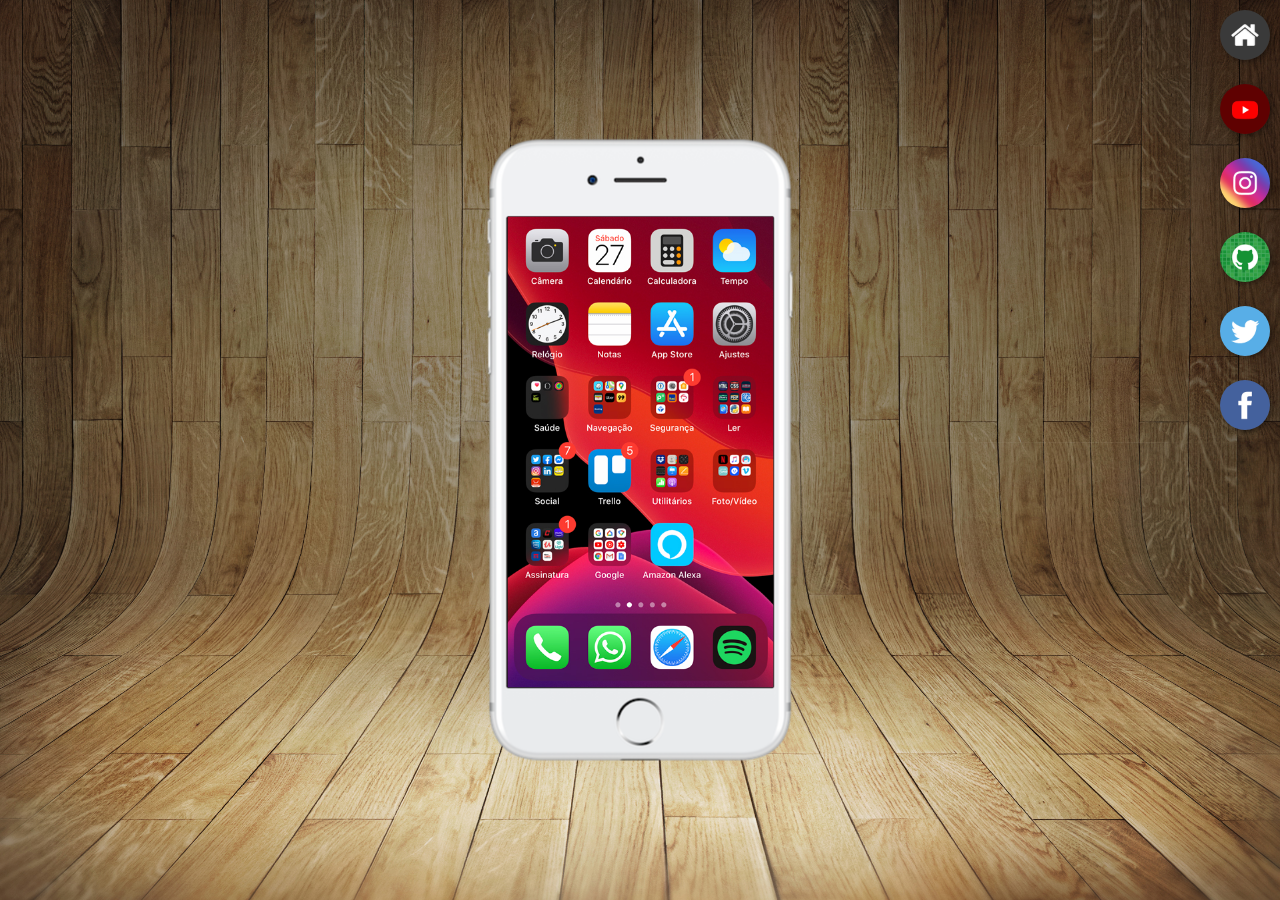
<file: index.html>
<!DOCTYPE html>
<html lang="pt-br">
<head>
    <meta charset="UTF-8">
    <meta http-equiv="X-UA-Compatible" content="IE=edge">
    <meta name="viewport" content="width=device-width, initial-scale=1.0">
    <title>Projeto Redes Sociais</title>
    <link rel="shortcut icon" href="favicon.ico" type="image/x-icon">
    <link rel="stylesheet" href="estilos/style.css">
</head>
<body>
    <main>
        <section id="telefone">
            <iframe src="home.html" frameborder="0" name="tela" id="tela"></iframe>
        </section>
        <section id="redes-sociais">
            <a href="home.html" target="tela"><img src="imagens/logo-home.jpg" alt="Home"></a><br>
            <a href="youtube.html" target="tela"><img src="imagens/logo-youtube.jpg" alt="Youtube"></a><br>
            <a href="instagram.html" target="tela"><img src="imagens/logo-instagram.jpg" alt="Instagram"> </a><br>
            <a href="github.html" target="tela"><img src="imagens/logo-github.jpg" alt="GitHub"></a><br>
            <a href="twitter.html" target="tela"><img src="imagens/logo-twitter.jpg" alt="Twitter"></a><br>
            <a href="facebook.html" target="tela"><img src="imagens/logo-facebook.jpg " alt="Facebook"></a><br>
        </section>
    </main>
</body>
</html>
</file>
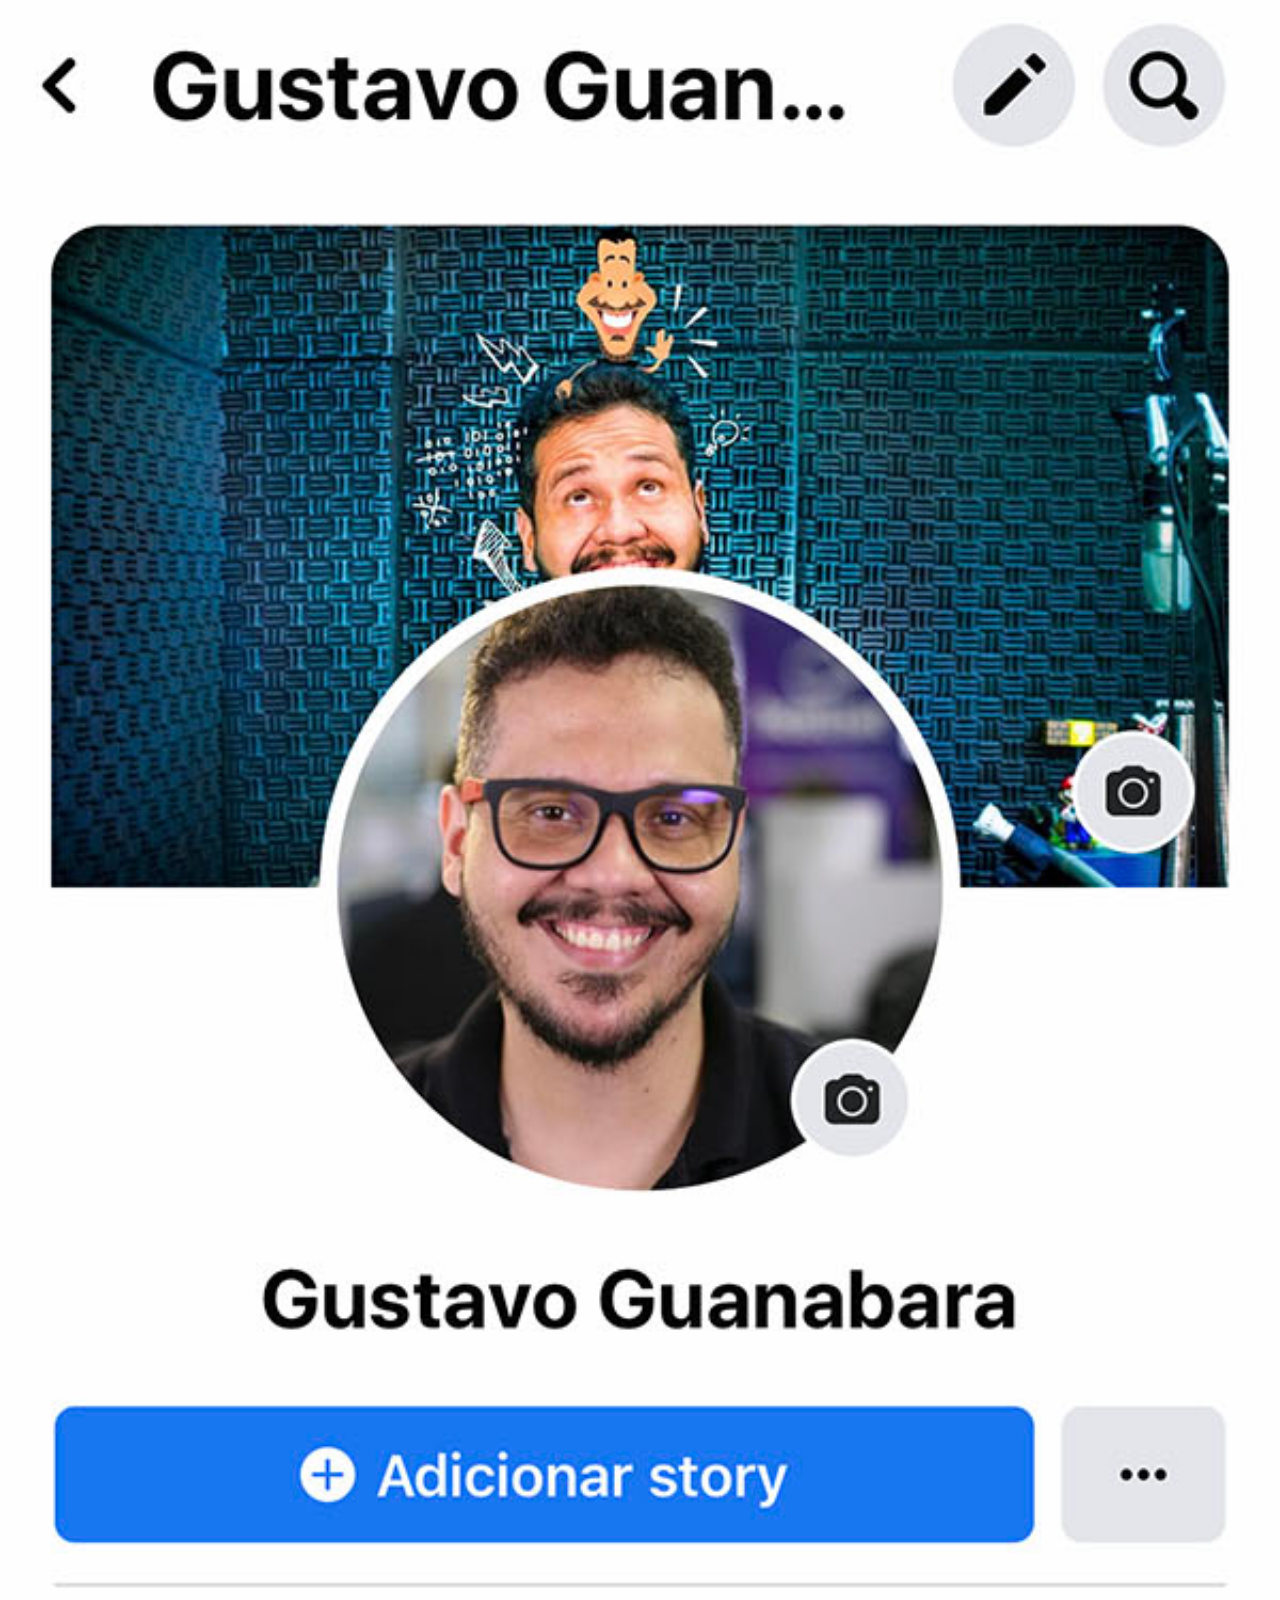
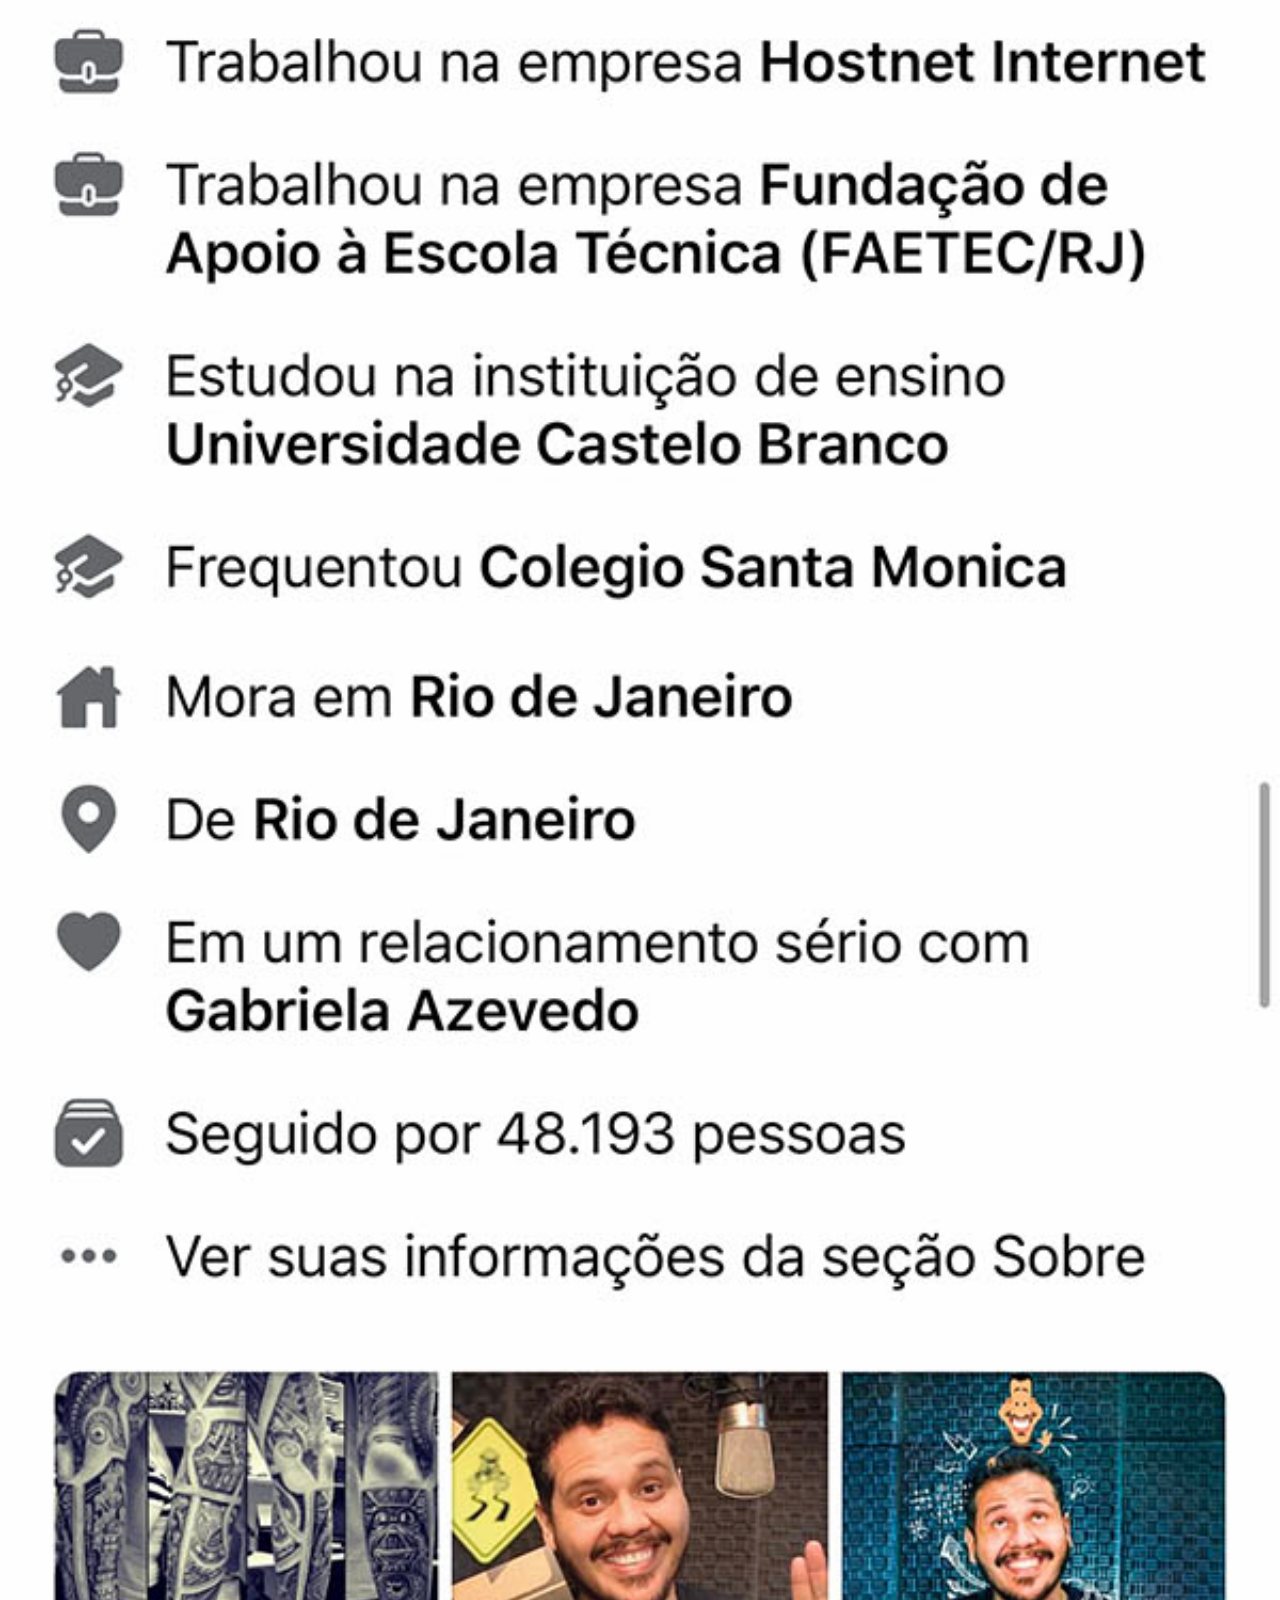
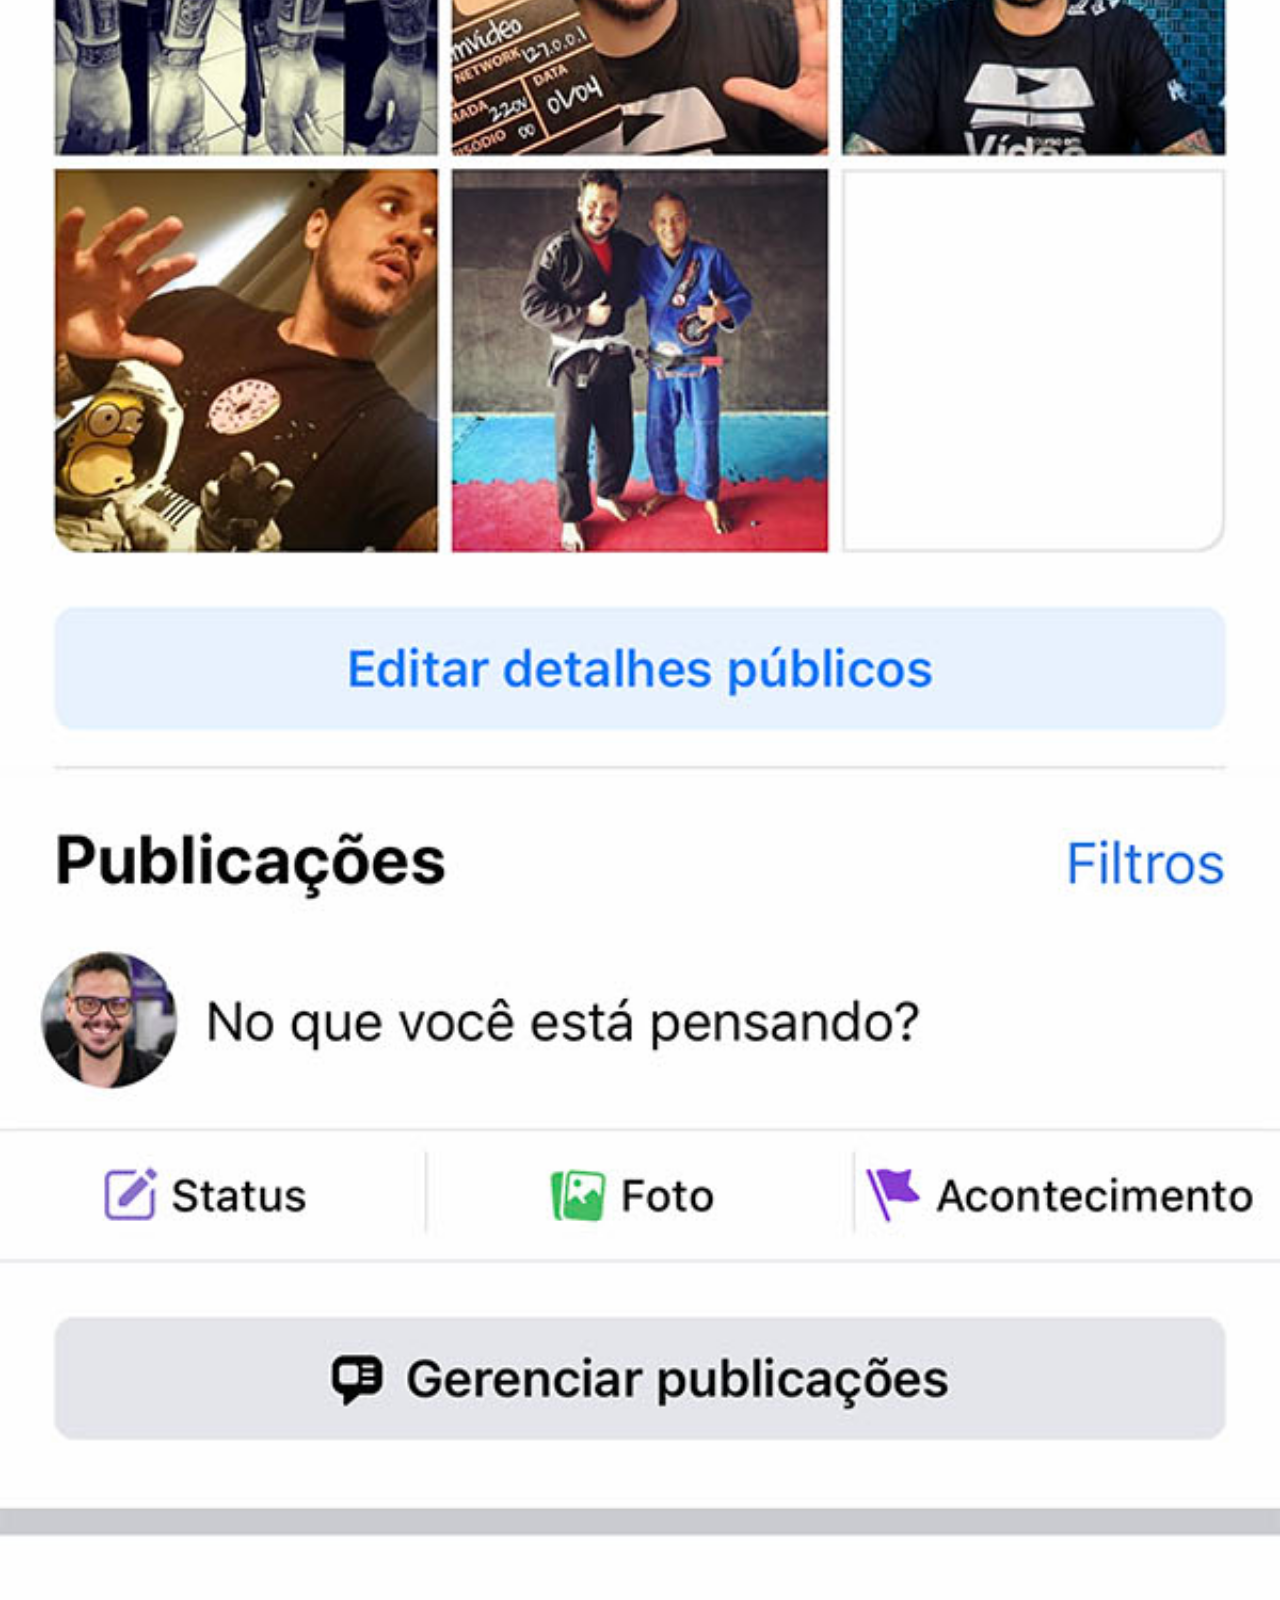
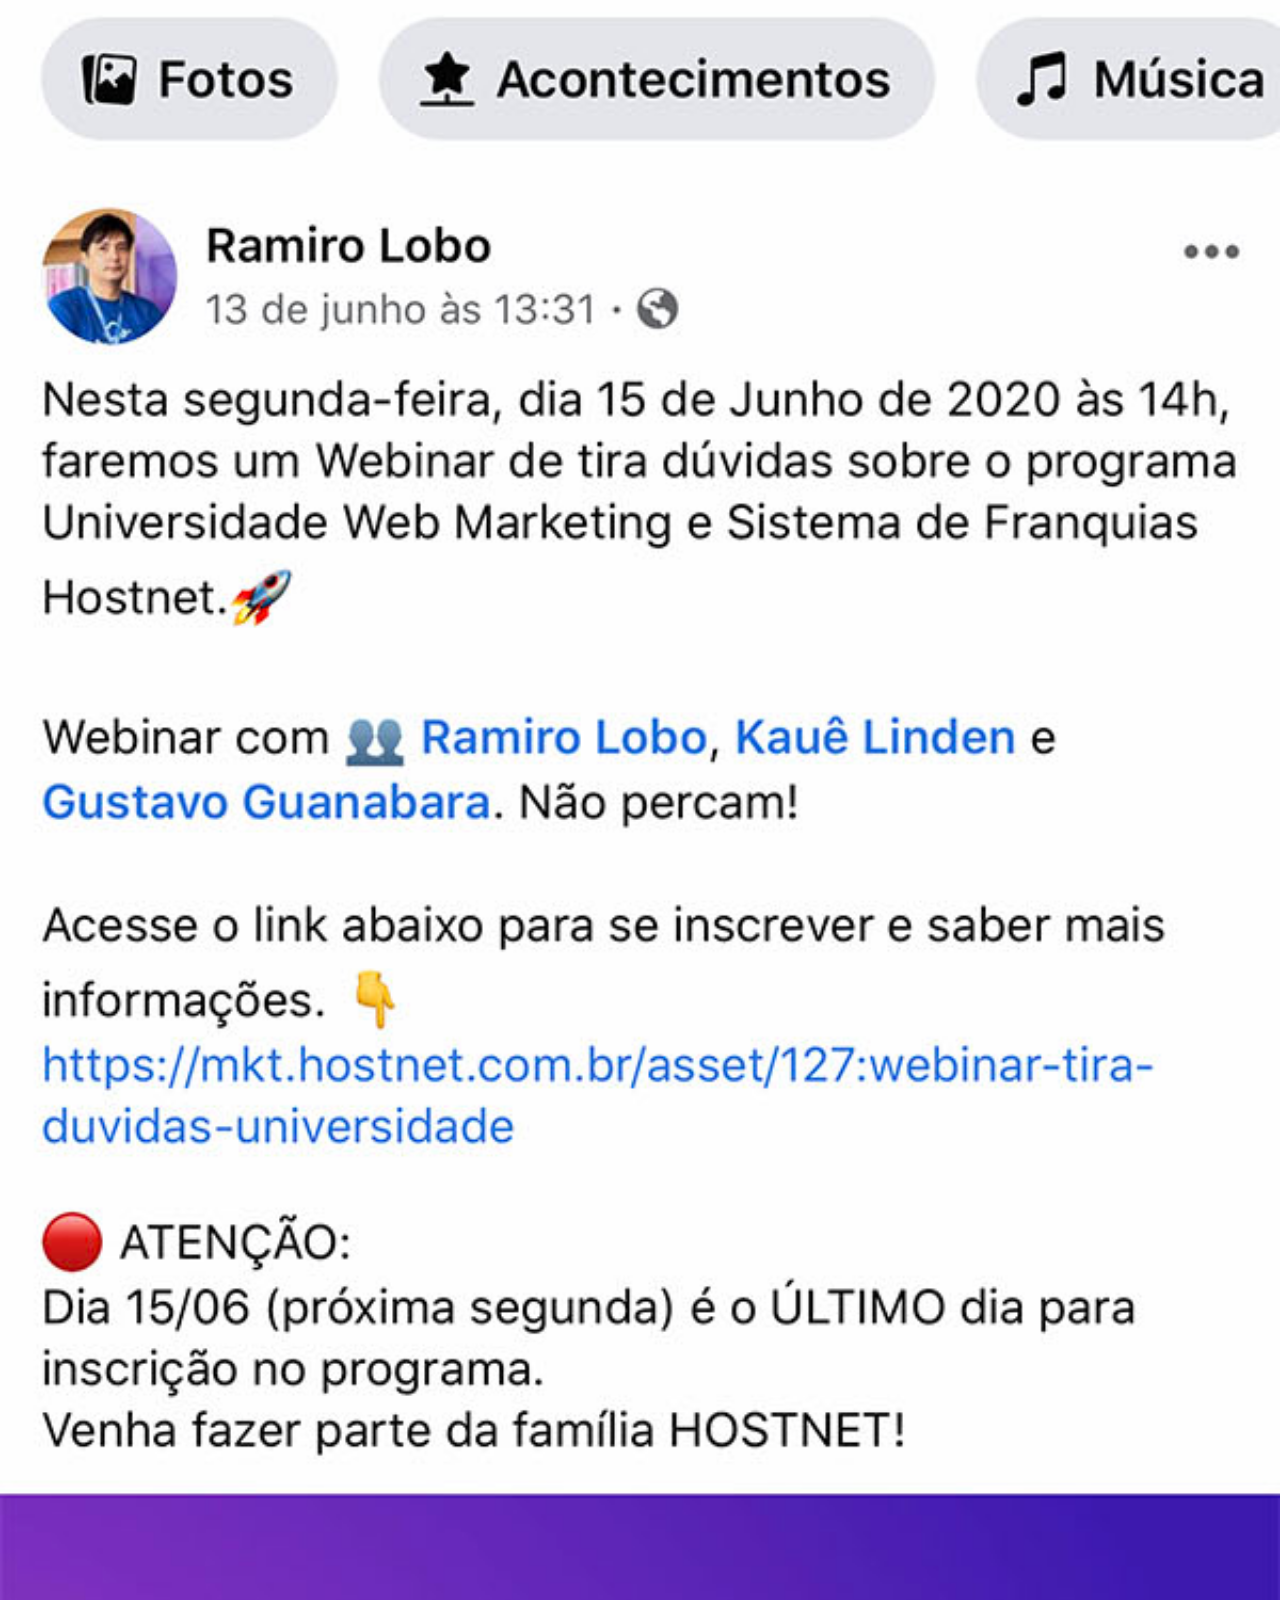
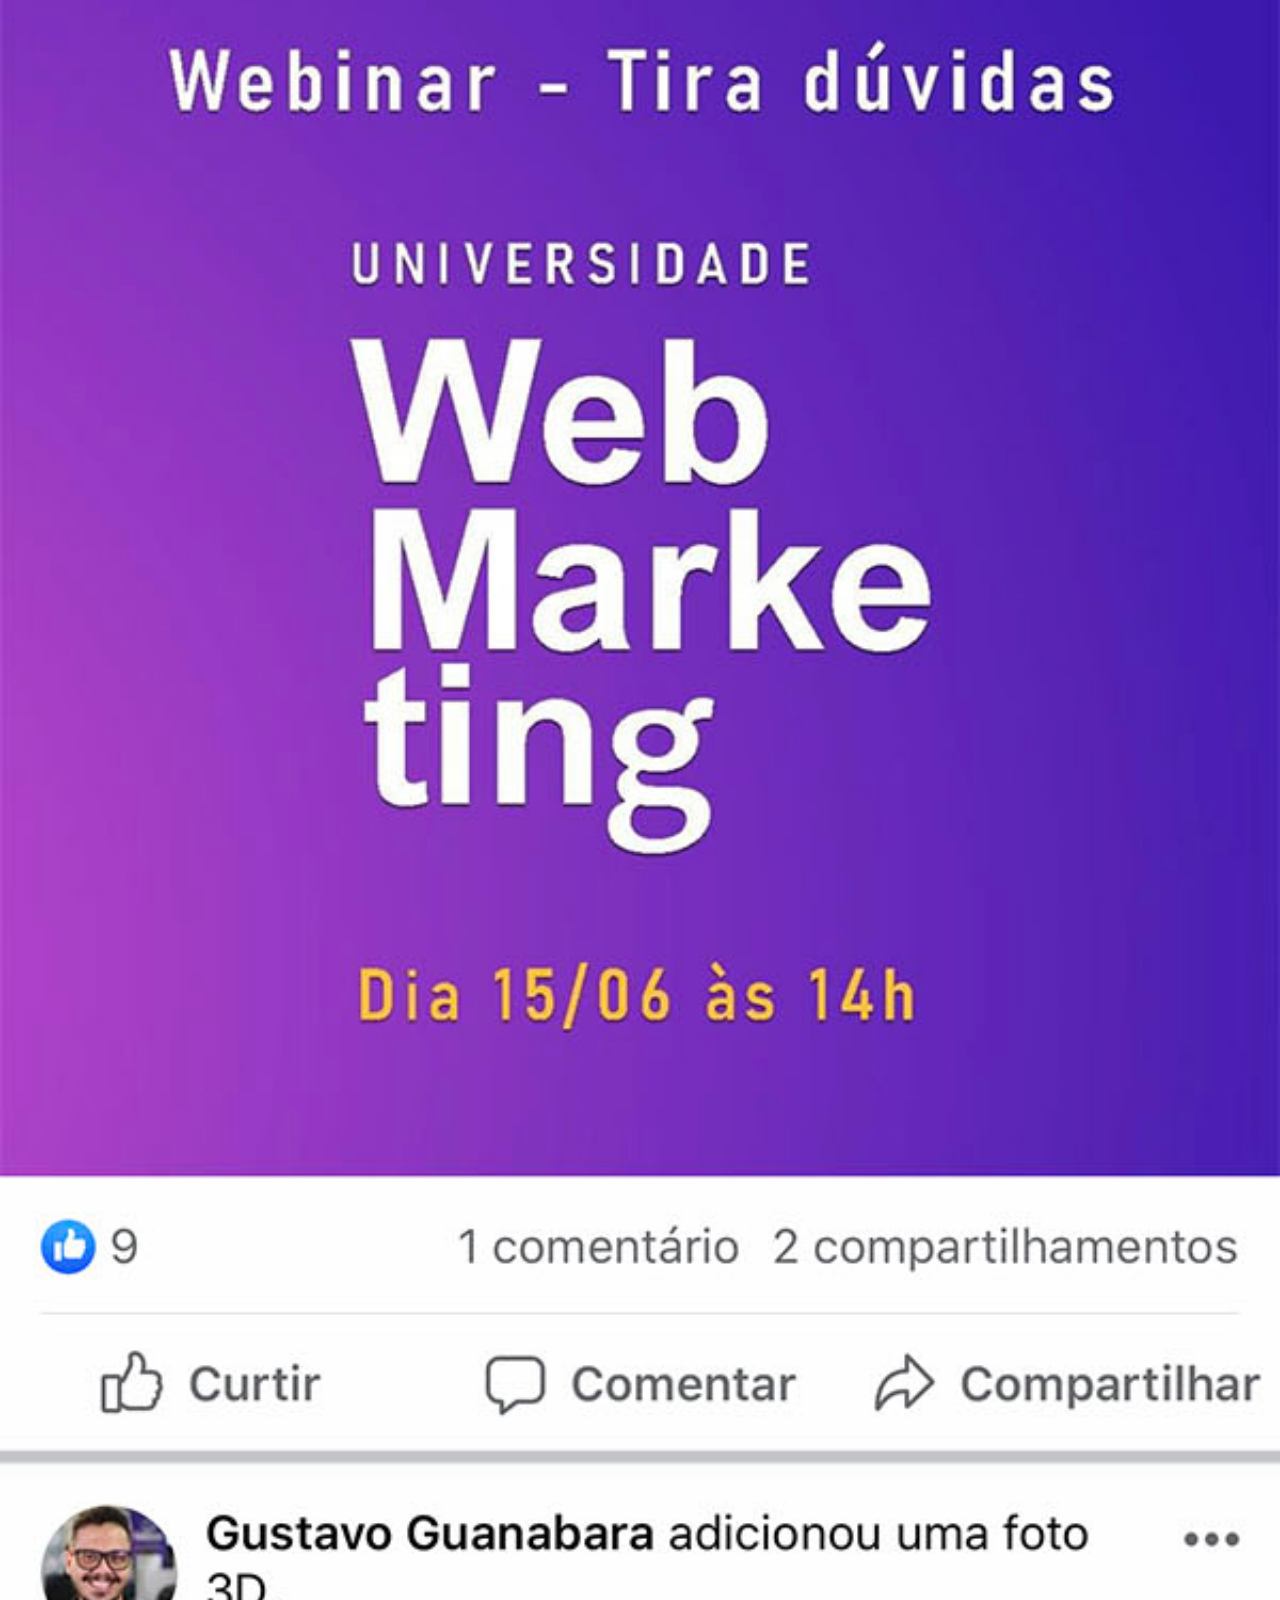
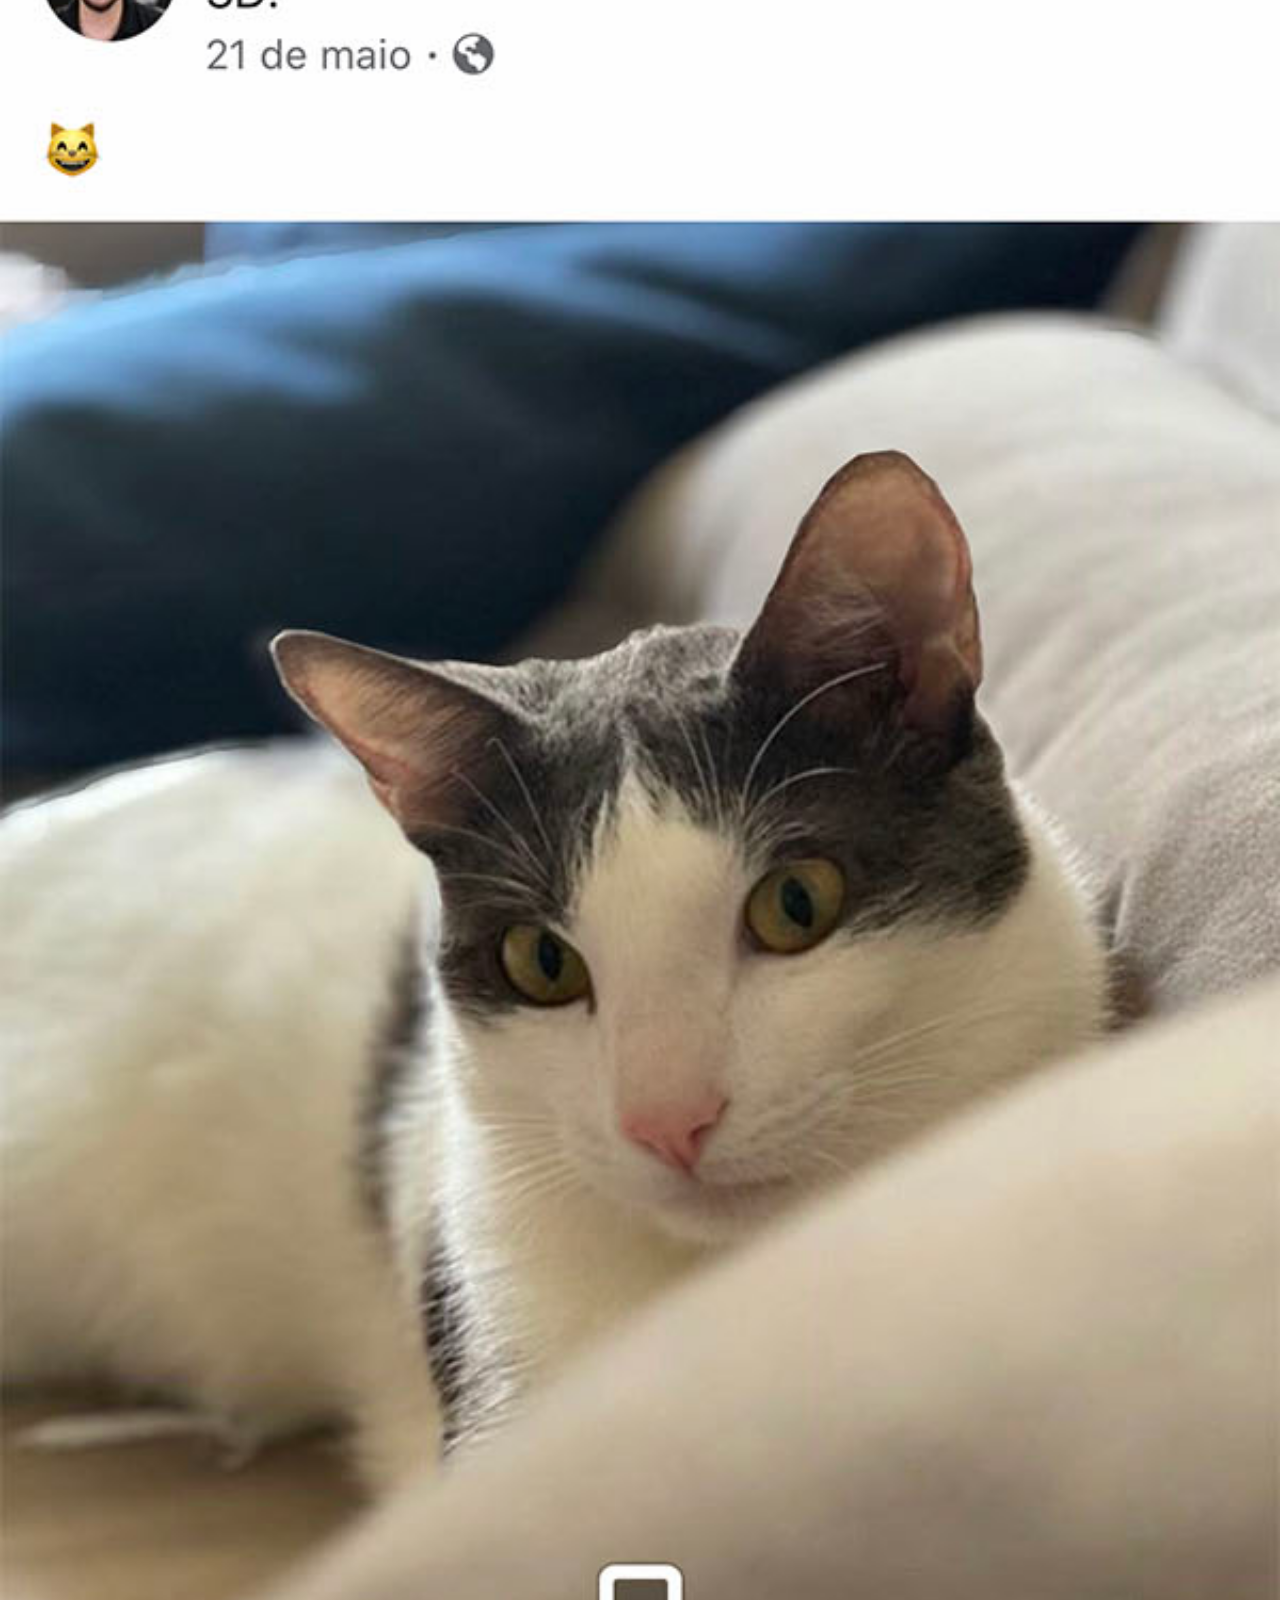
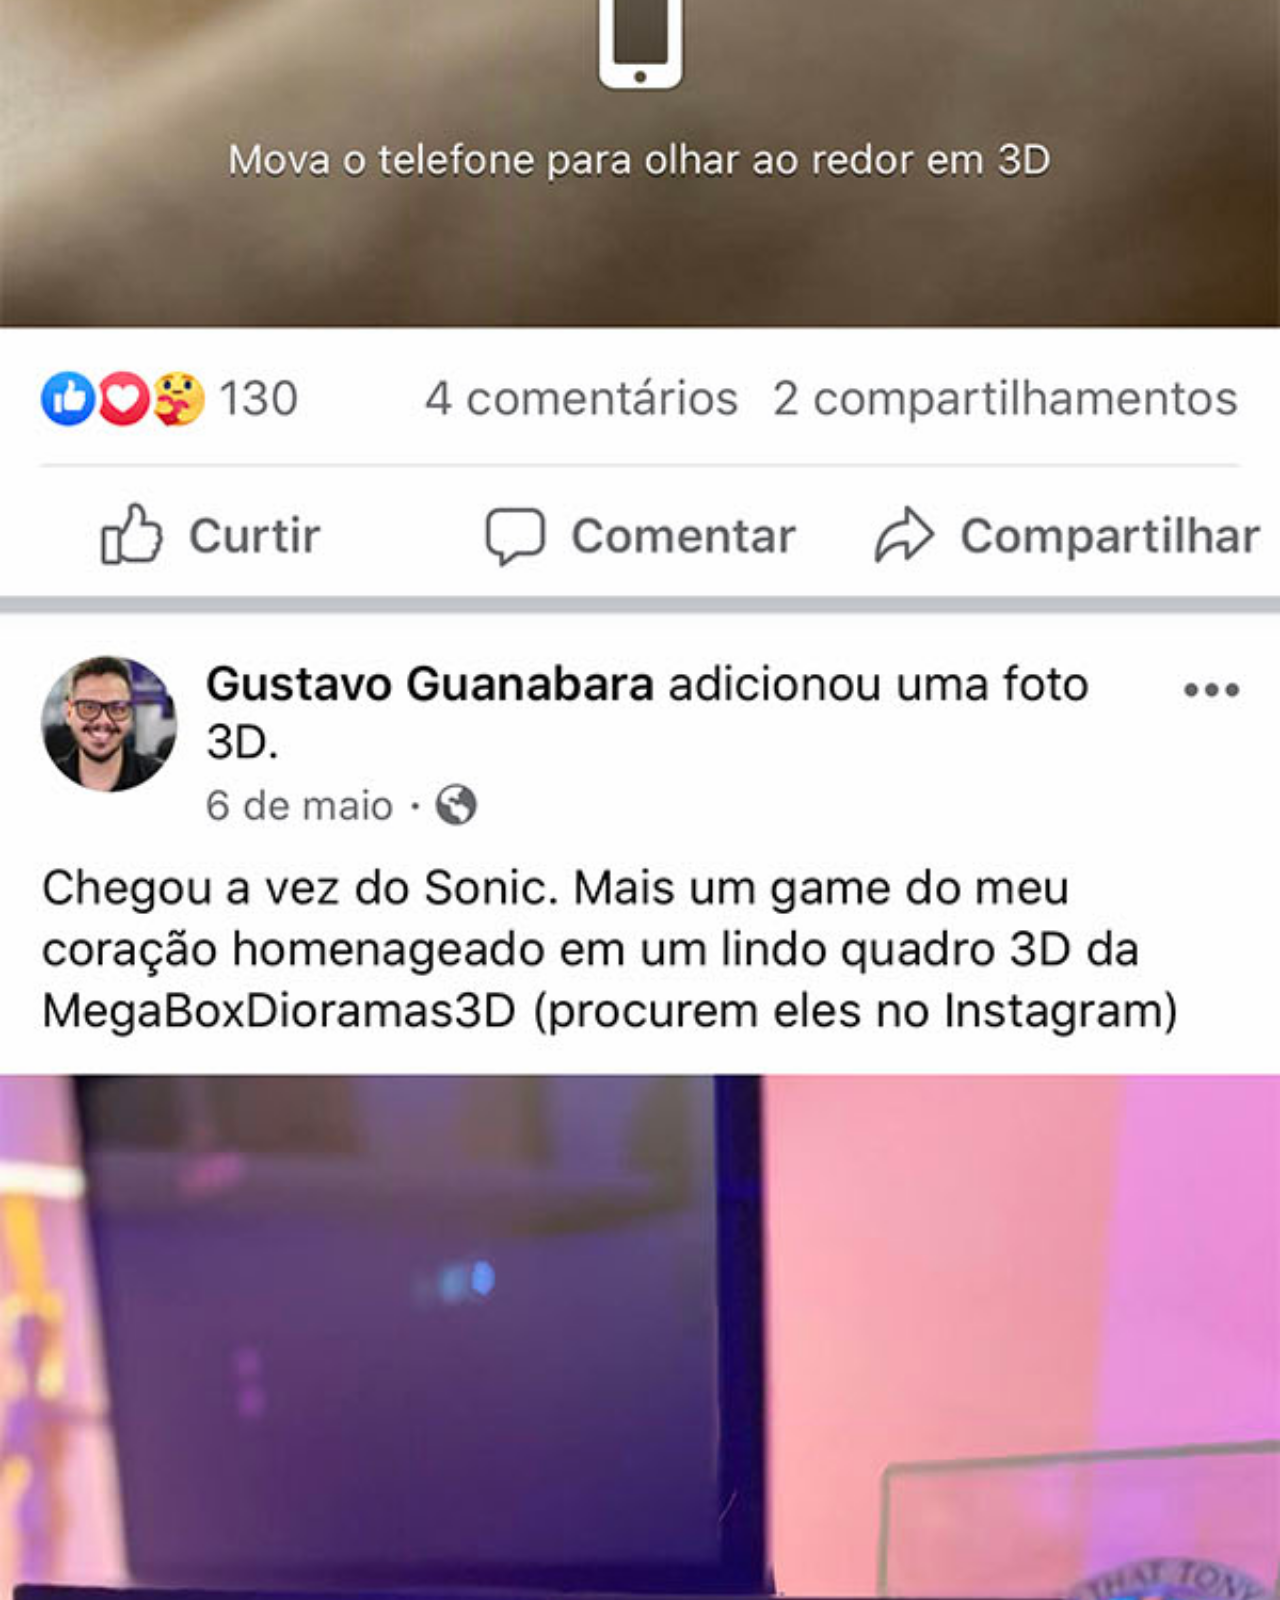
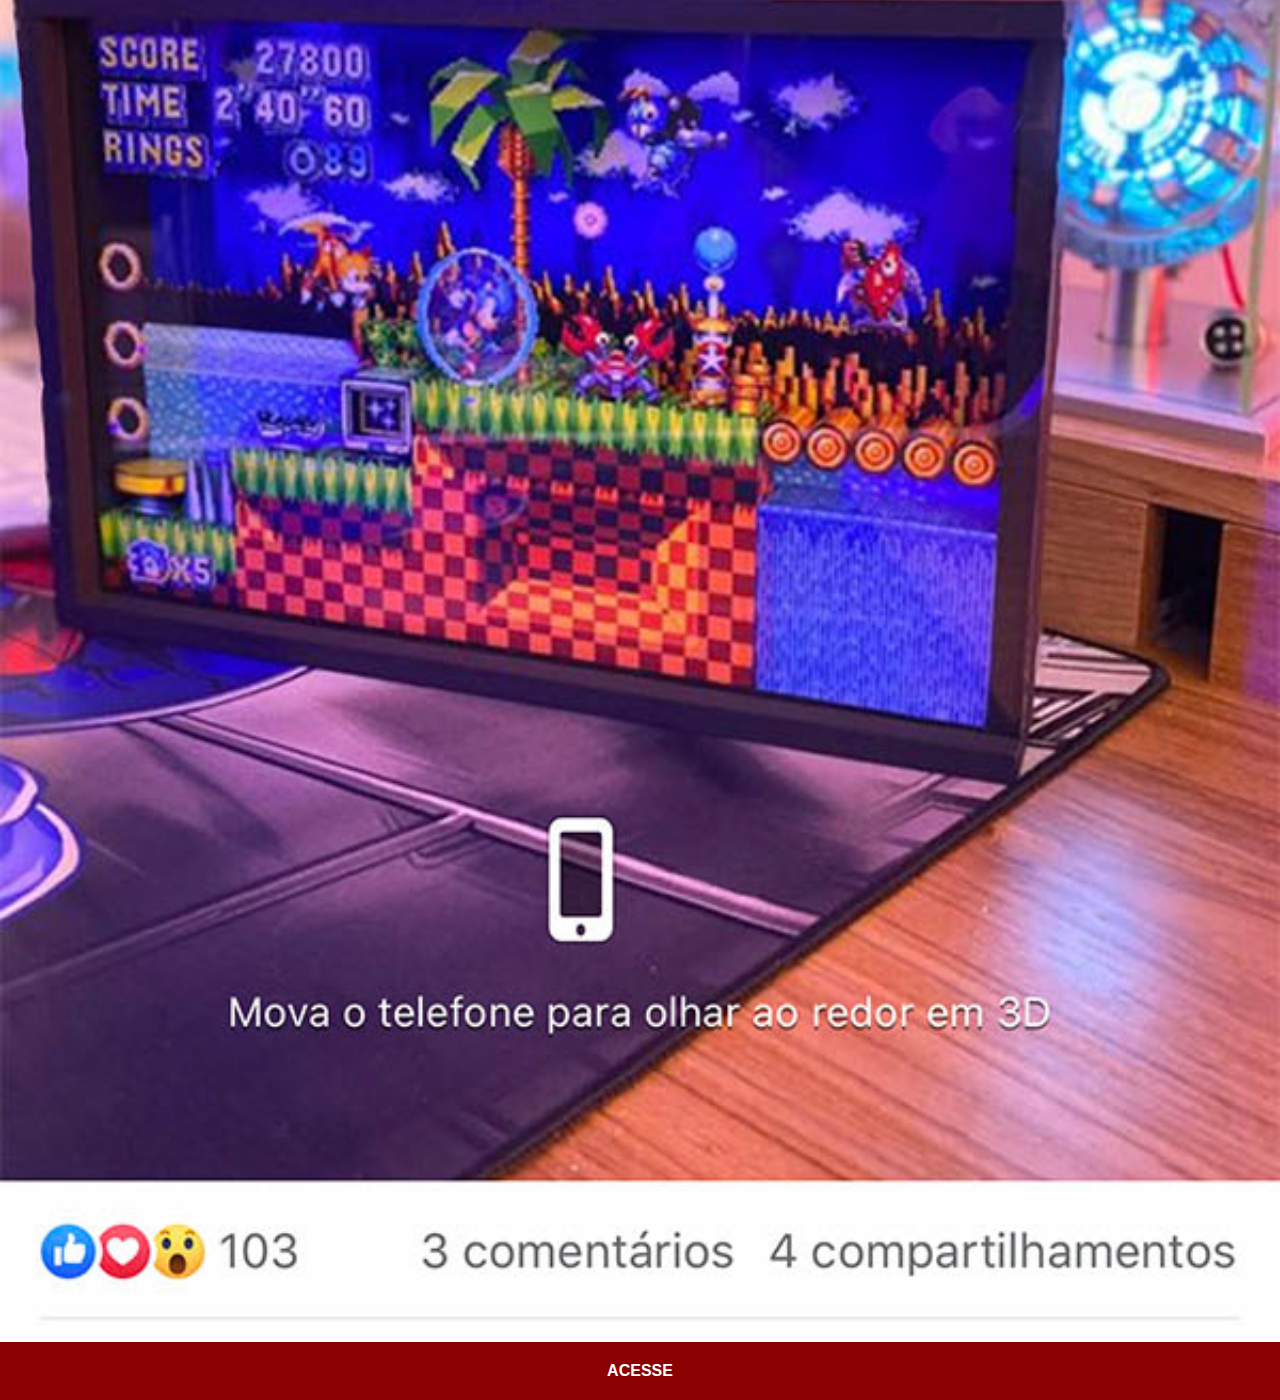
<file: facebook.html>
<!DOCTYPE html>
<html lang="pt-br">
<head>
    <meta charset="UTF-8">
    <meta http-equiv="X-UA-Compatible" content="IE=edge">
    <meta name="viewport" content="width=device-width, initial-scale=1.0">
    <title>Facebook</title>
    <link rel="stylesheet" href="estilos/style-links.css">
</head>
<body>
    <img src="imagens/tela-facebook.jpg" alt="Facebook">
    <a href="https://www.facebook.com/gustavoguanabara" target="_blank">ACESSE</a>
</body>
</html>
</file>
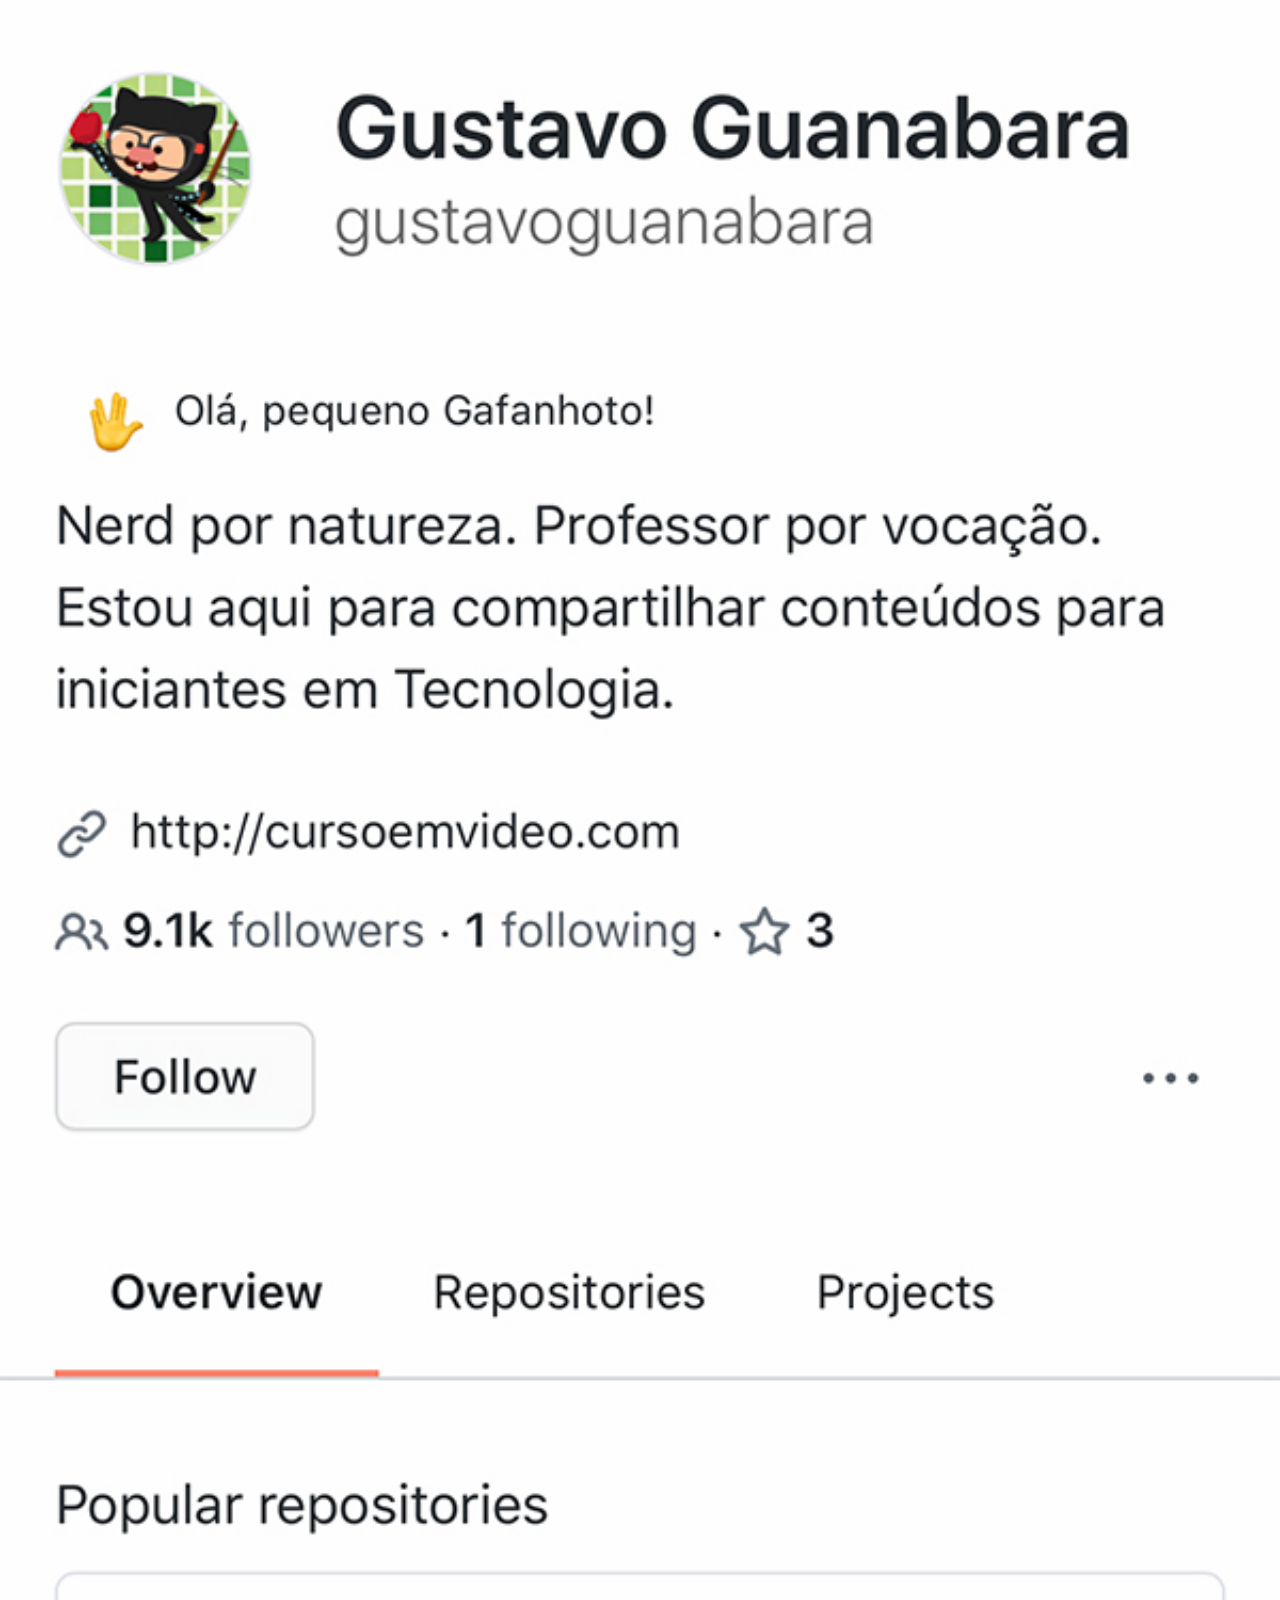
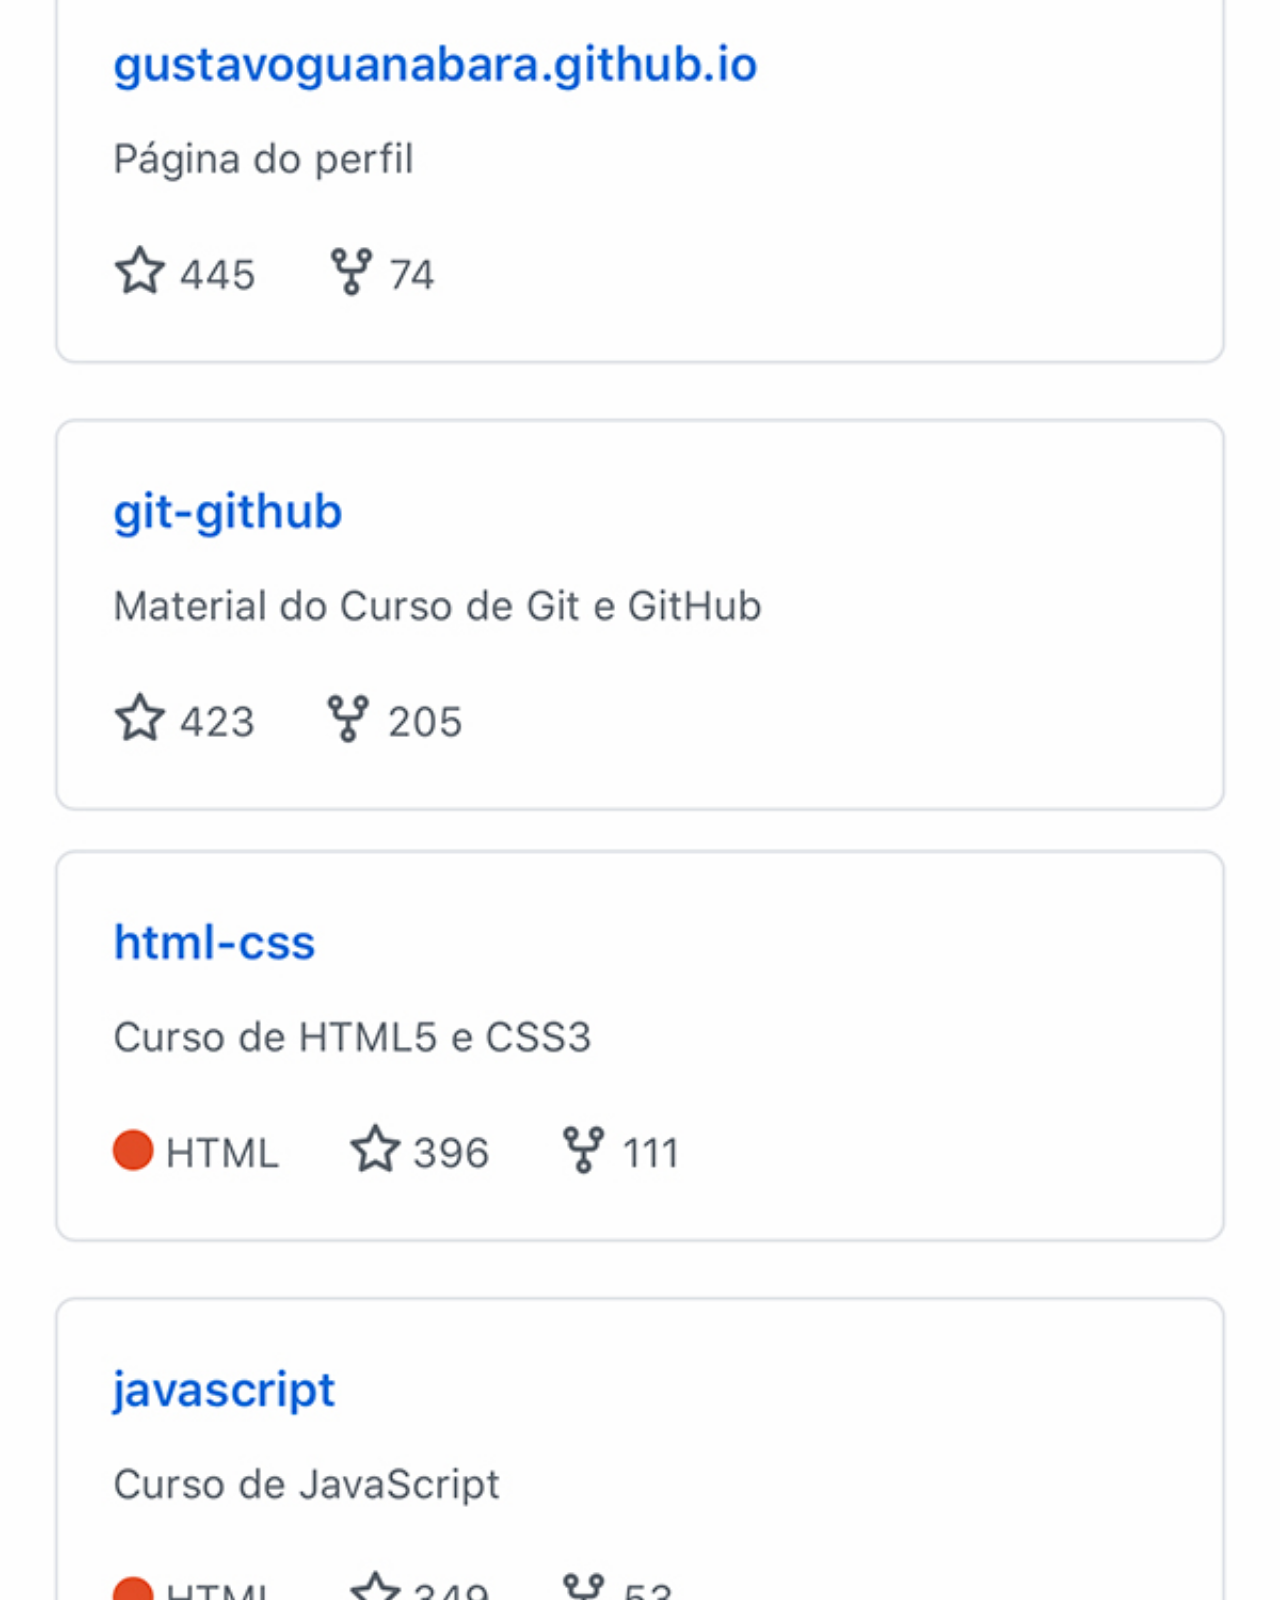
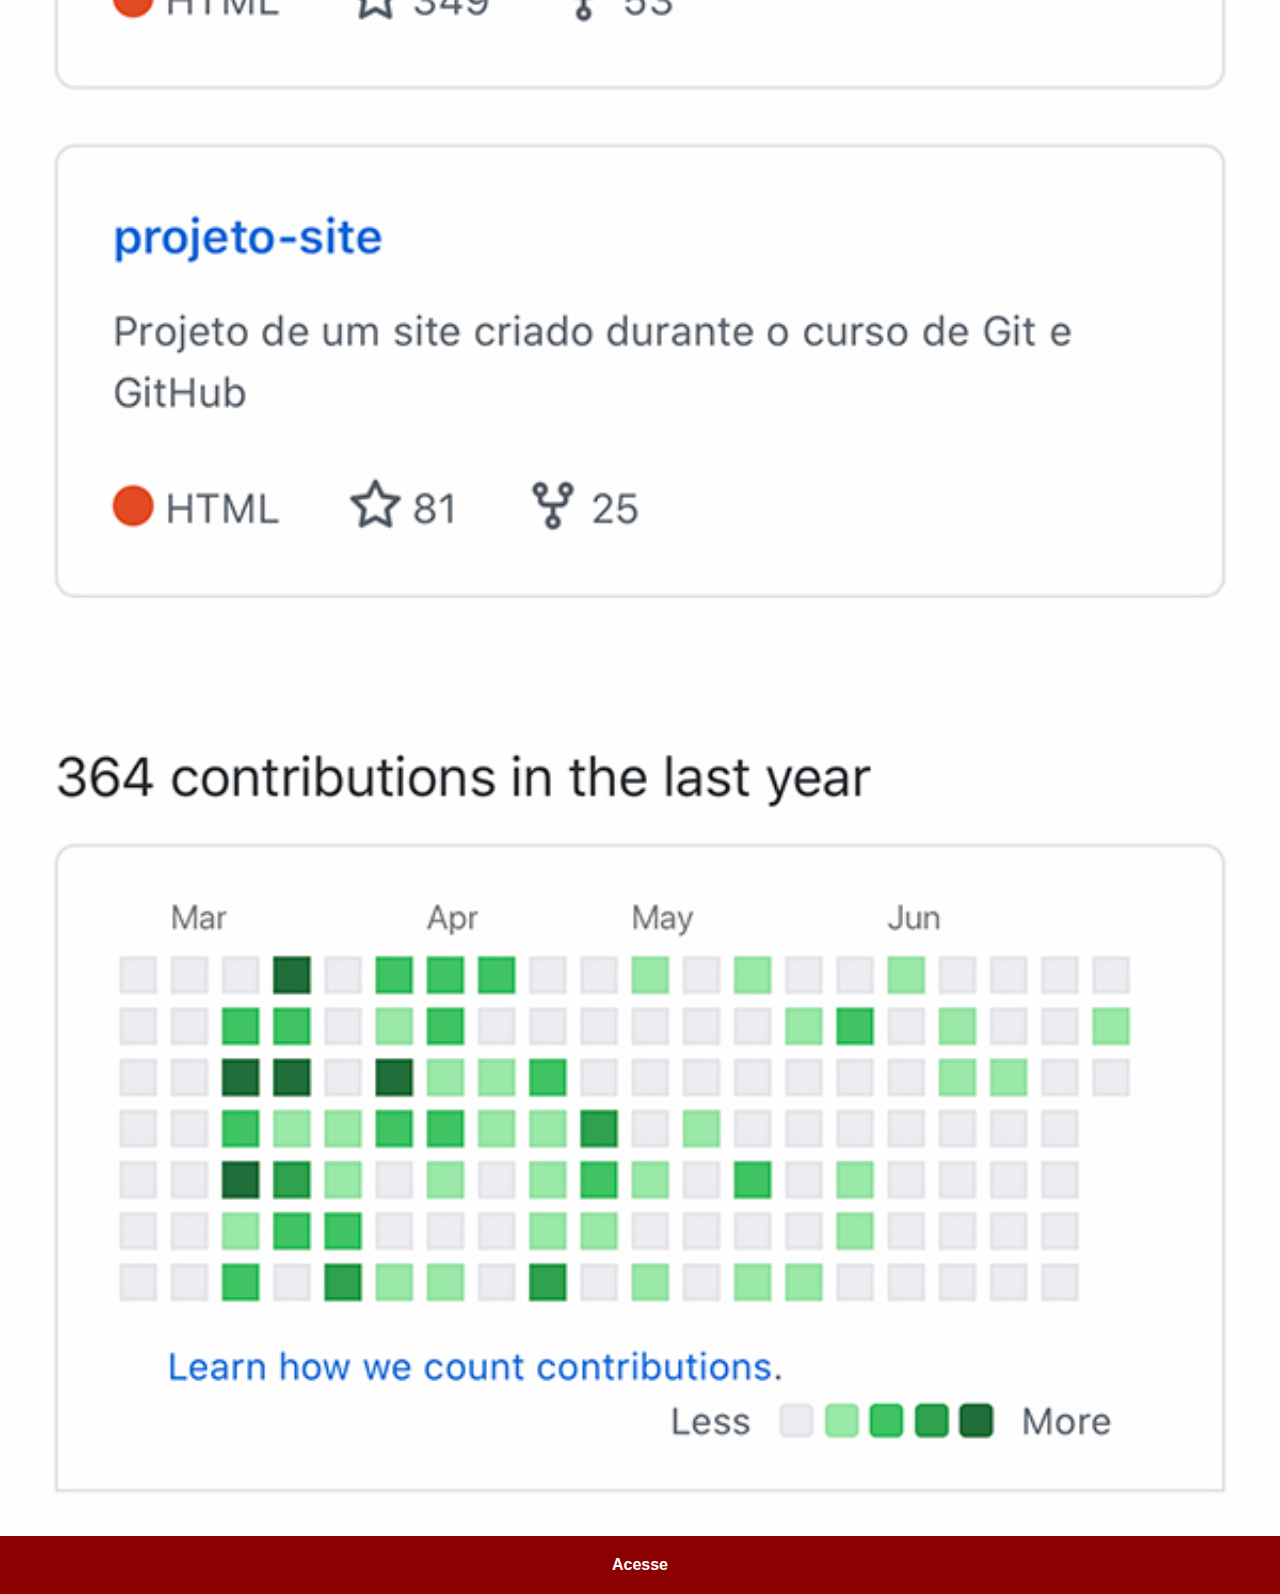
<file: github.html>
<!DOCTYPE html>
<html lang="pt-br">
<head>
    <meta charset="UTF-8">
    <meta http-equiv="X-UA-Compatible" content="IE=edge">
    <meta name="viewport" content="width=device-width, initial-scale=1.0">
    <title>GitHub</title>
    <link rel="stylesheet" href="estilos/style-links.css">
</head>
<body>
    <img src="imagens/tela-github.jpg" alt="GitHub">
    <a href="https://gustavoguanabara.github.io" target="_blank">Acesse</a>
</body>
</html>
</file>
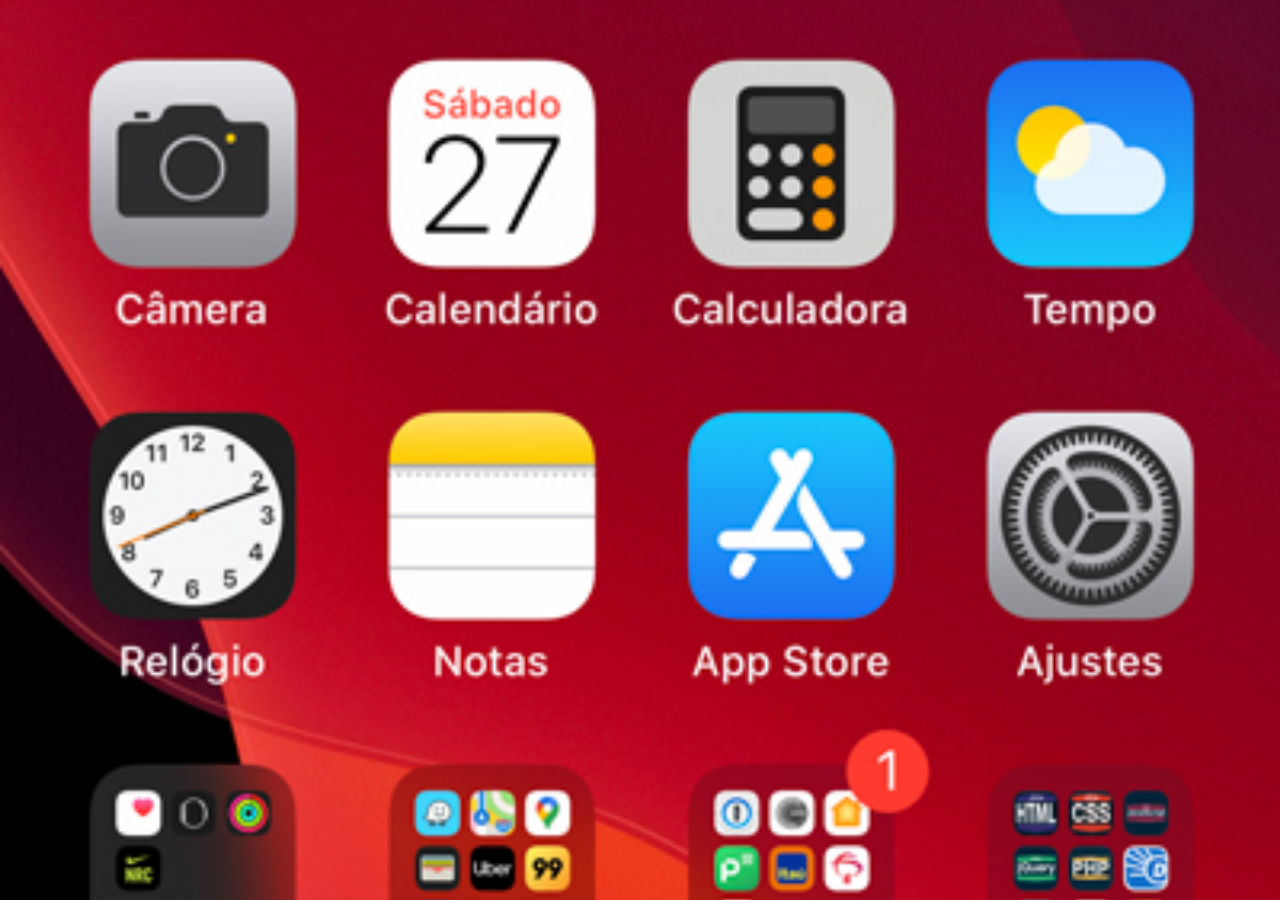
<file: home.html>
<!DOCTYPE html>
<html lang="pt-br">
<head>
    <meta charset="UTF-8">
    <meta http-equiv="X-UA-Compatible" content="IE=edge">
    <meta name="viewport" content="width=device-width, initial-scale=1.0">
    <title>Home</title>
</head>
<style>
    *{
        margin: 0px;
        padding: 0px;
    }
    body{
        width: 100vw;
        height: 100vh;
        background: black url('imagens/tela-home.jpg') no-repeat top center;
        background-size: cover;
    }
</style>
<body>
    
</body>
</html>
</file>
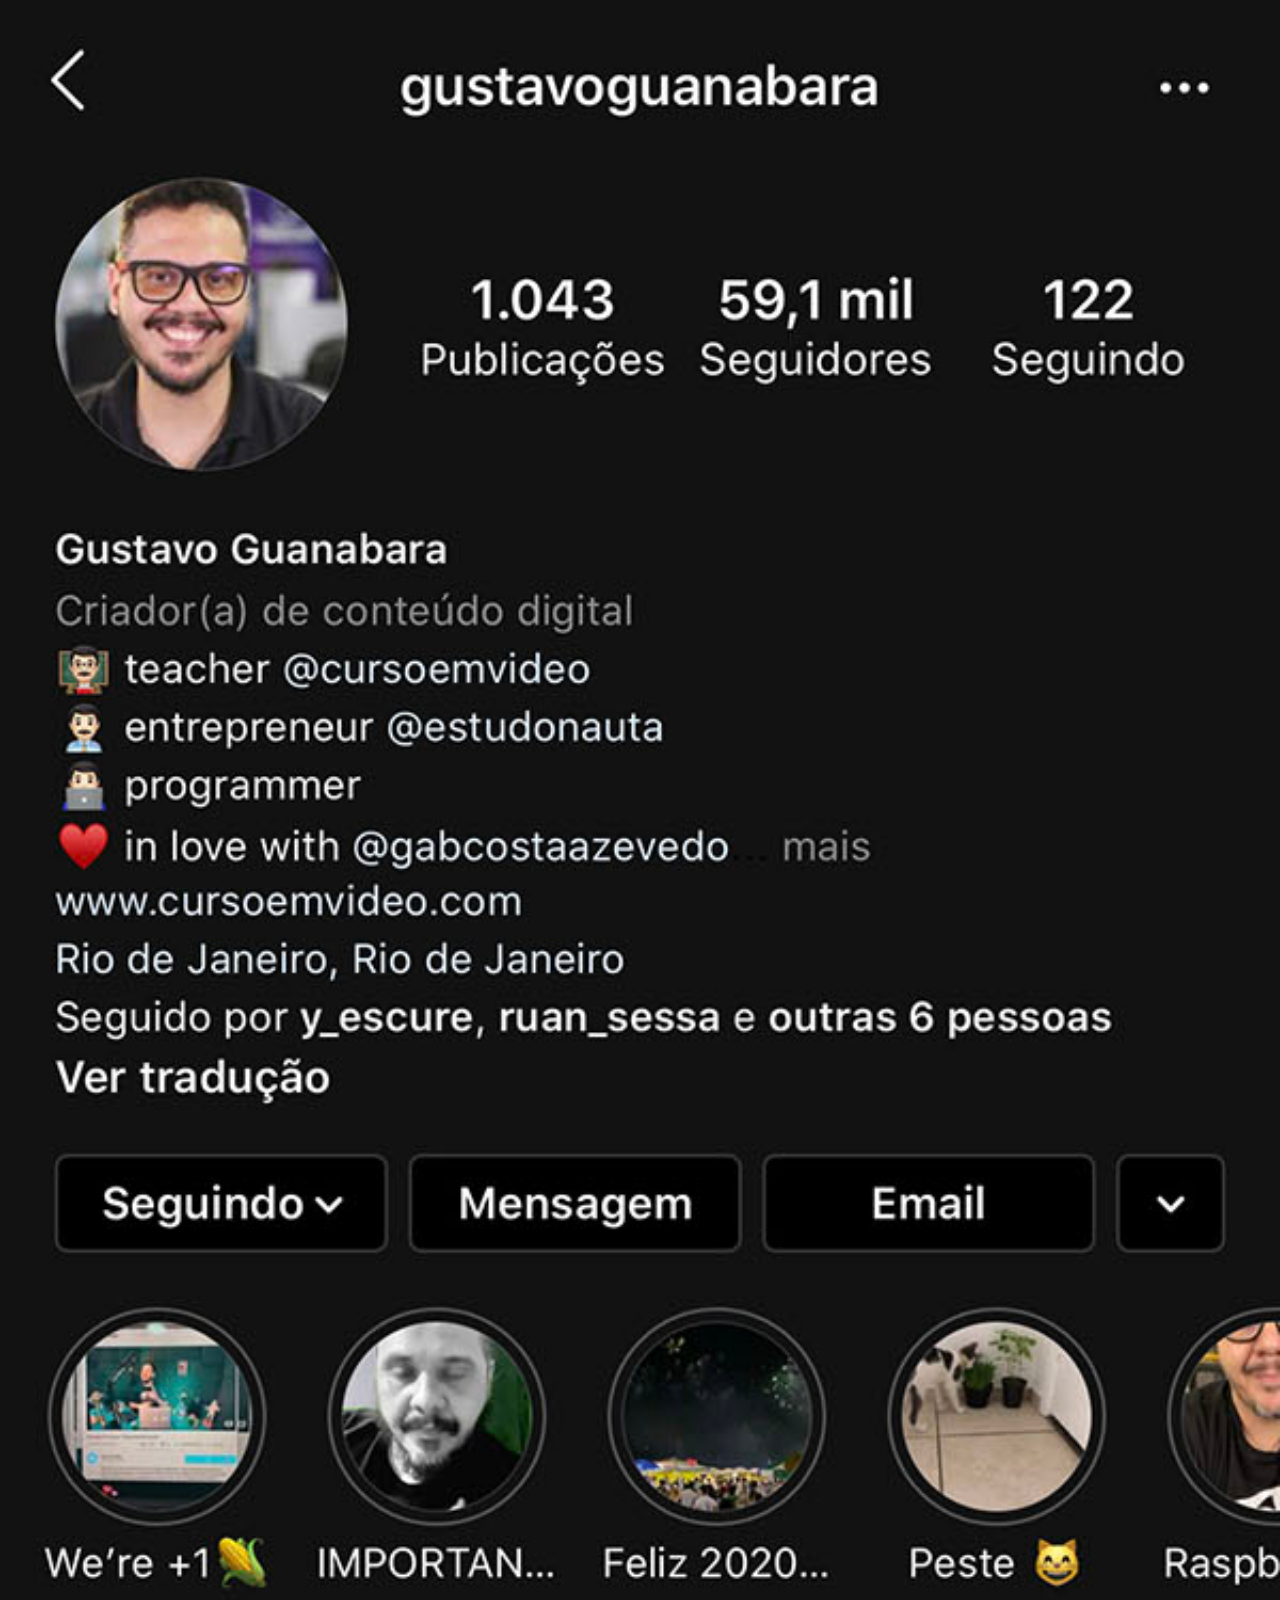
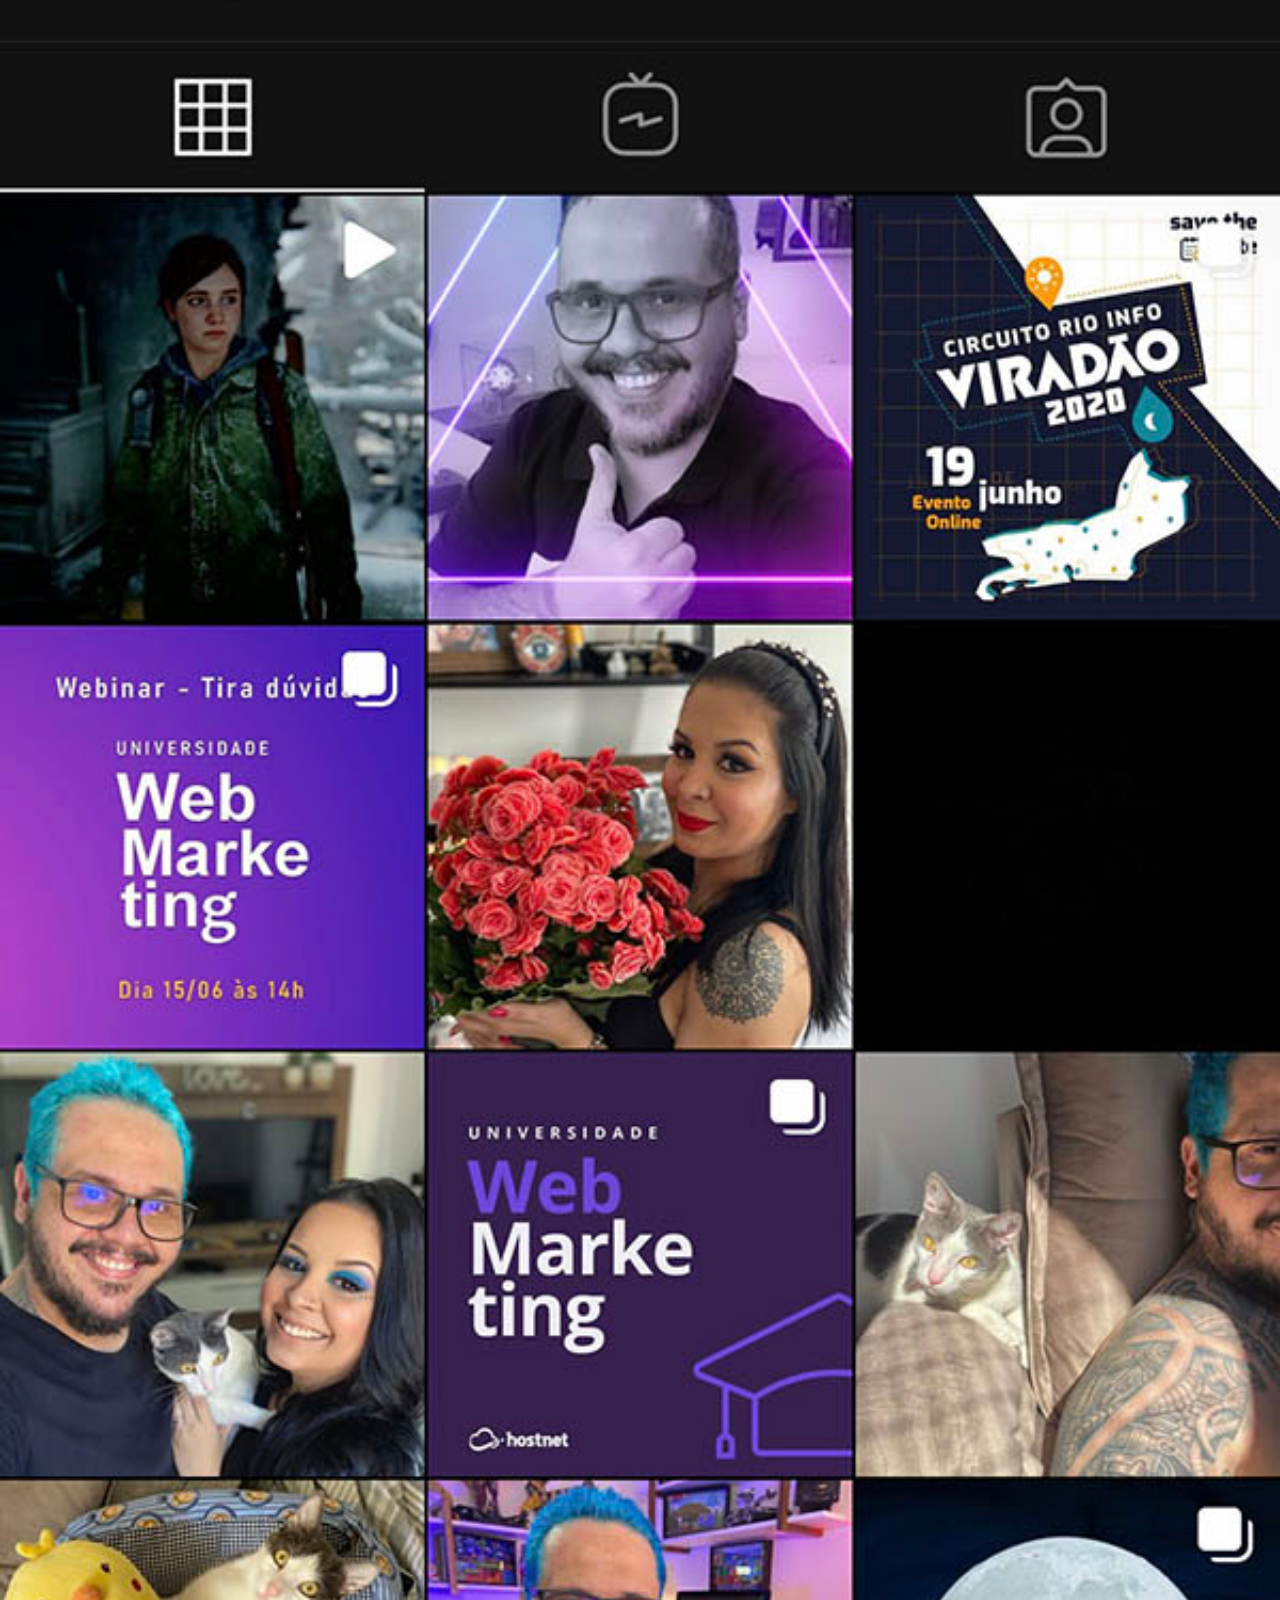
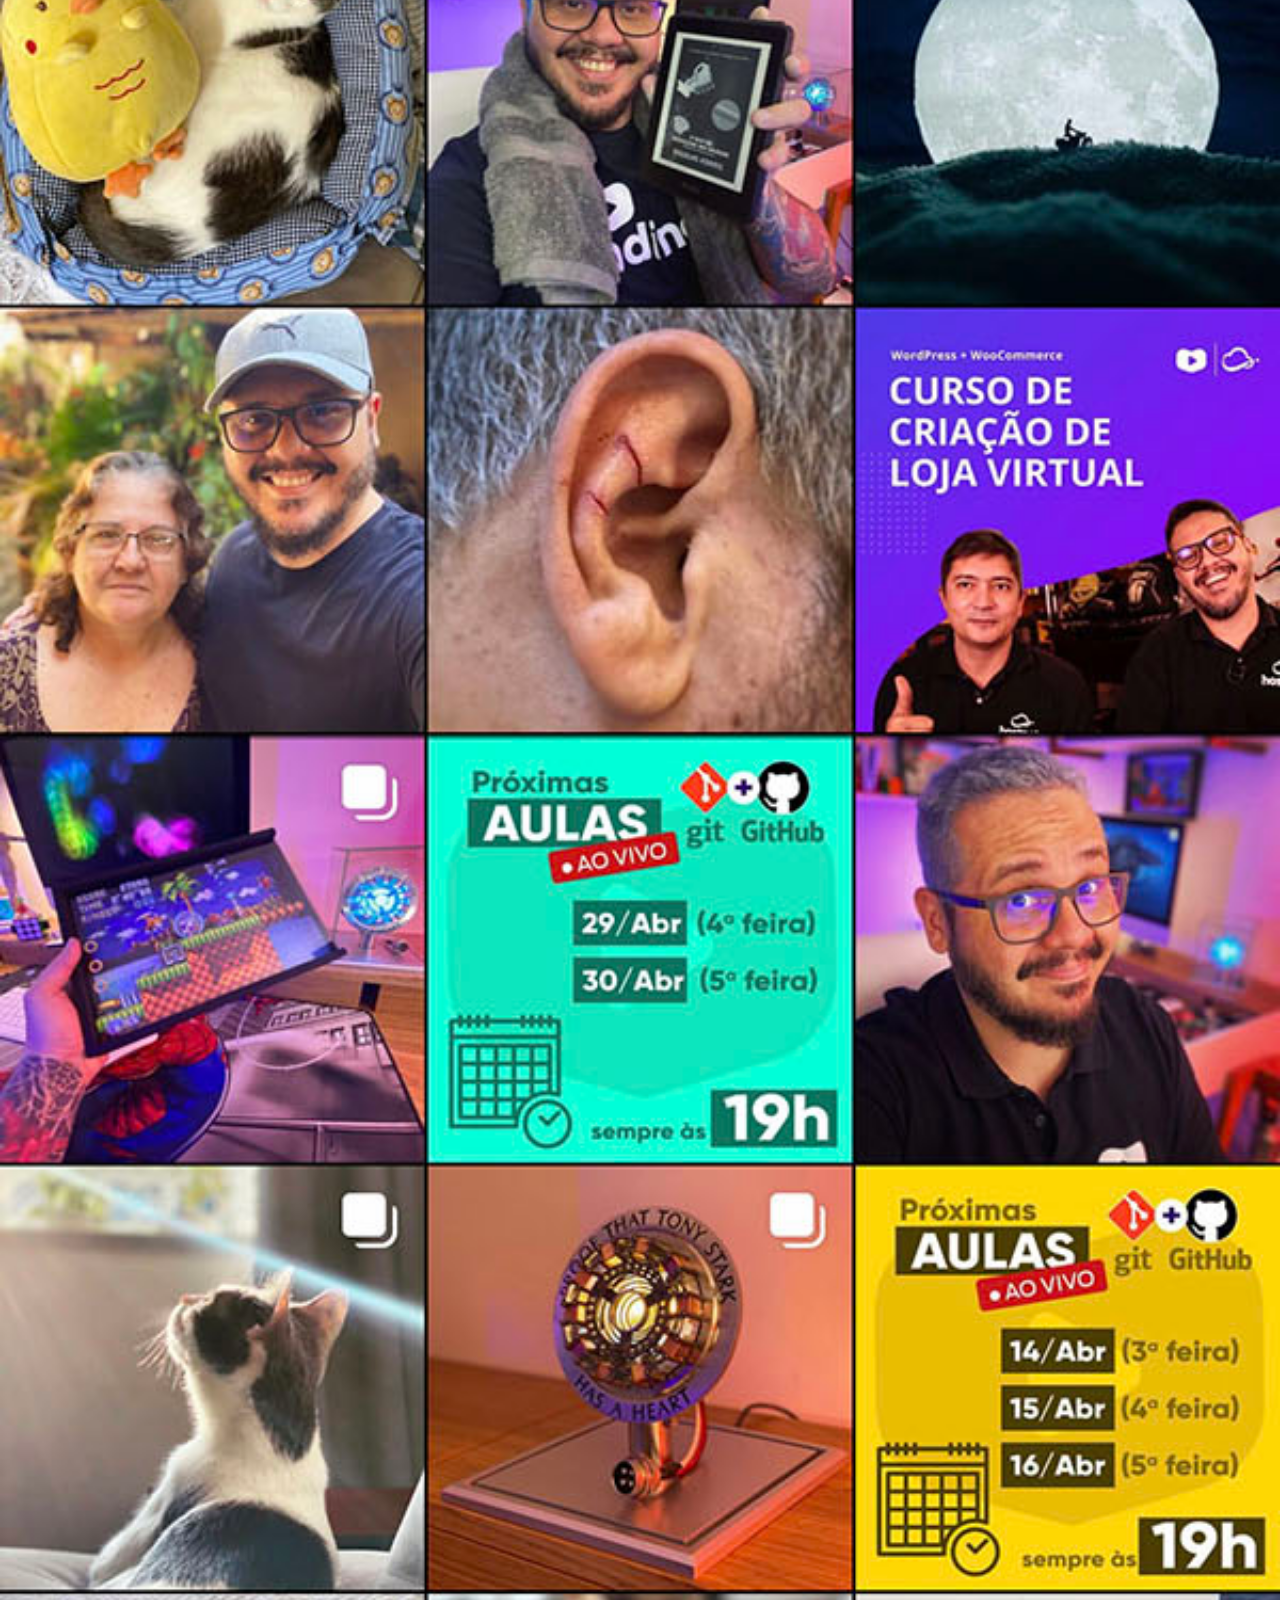
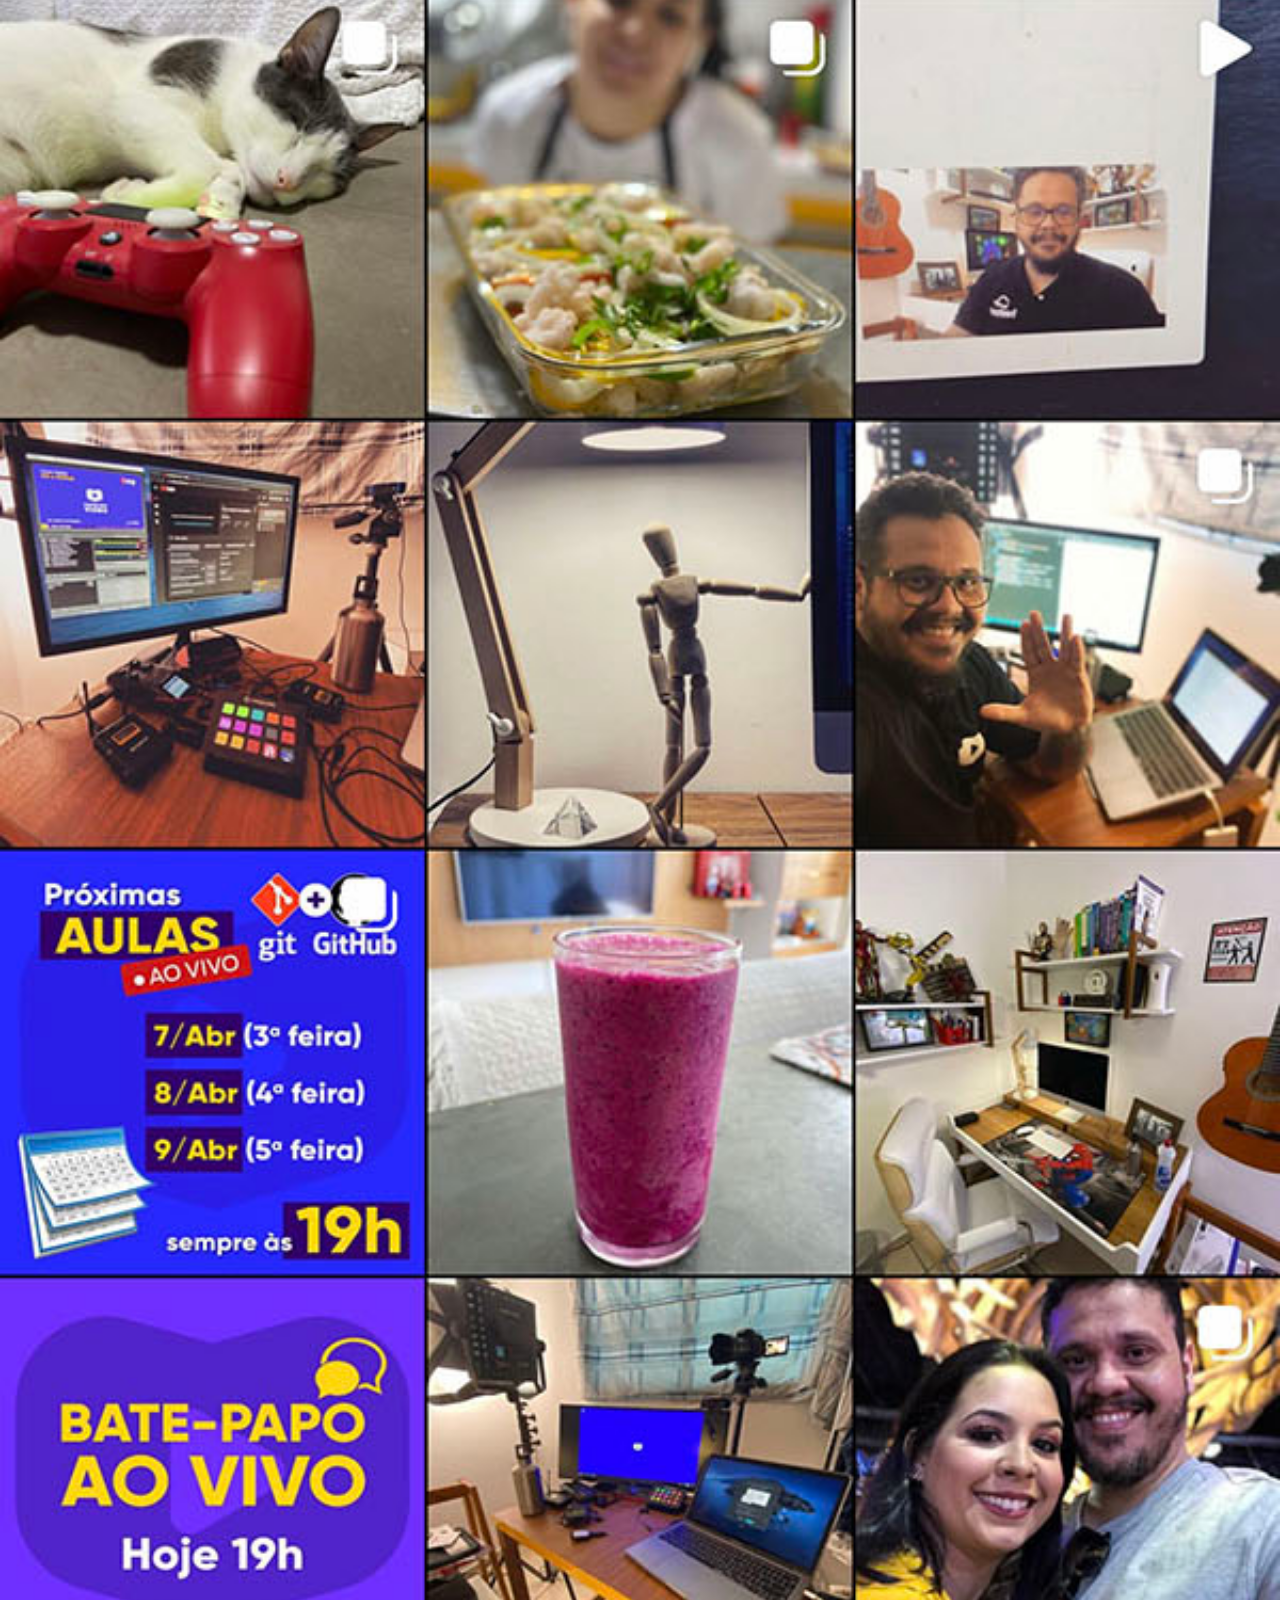
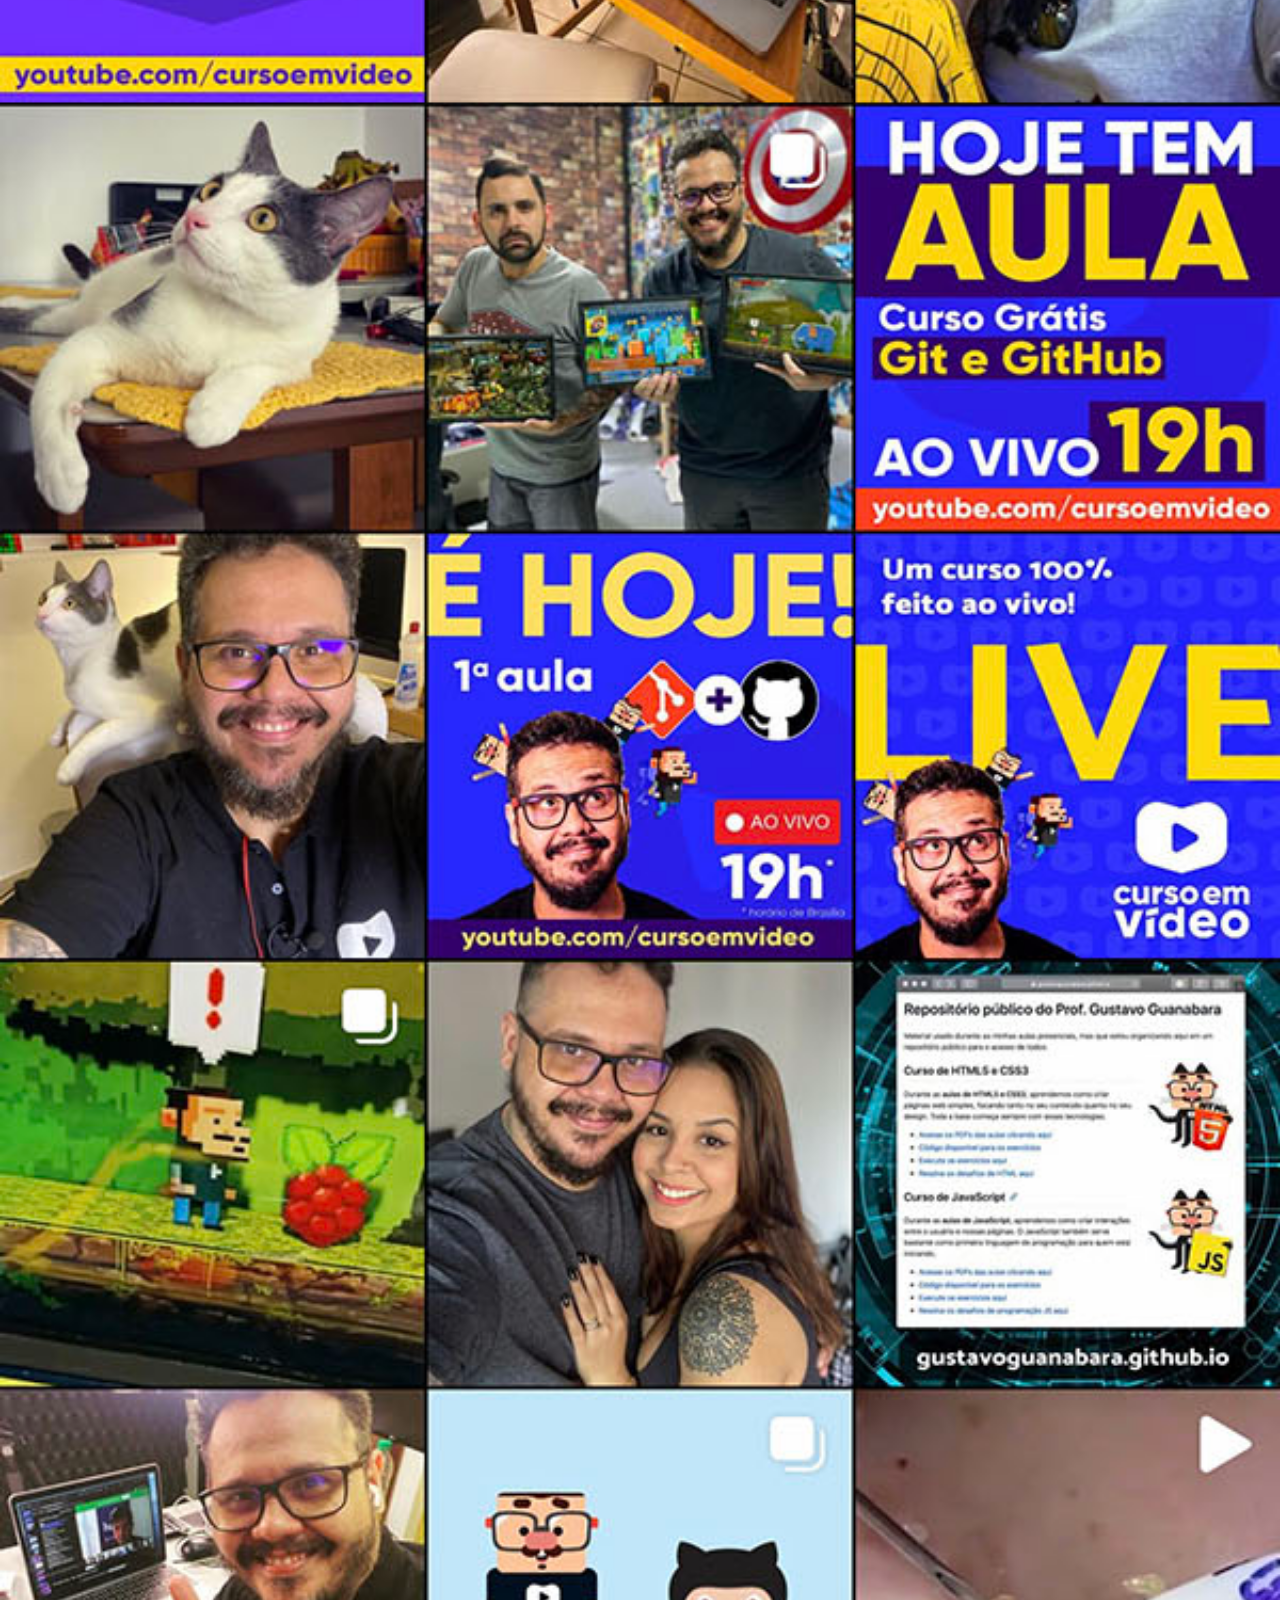
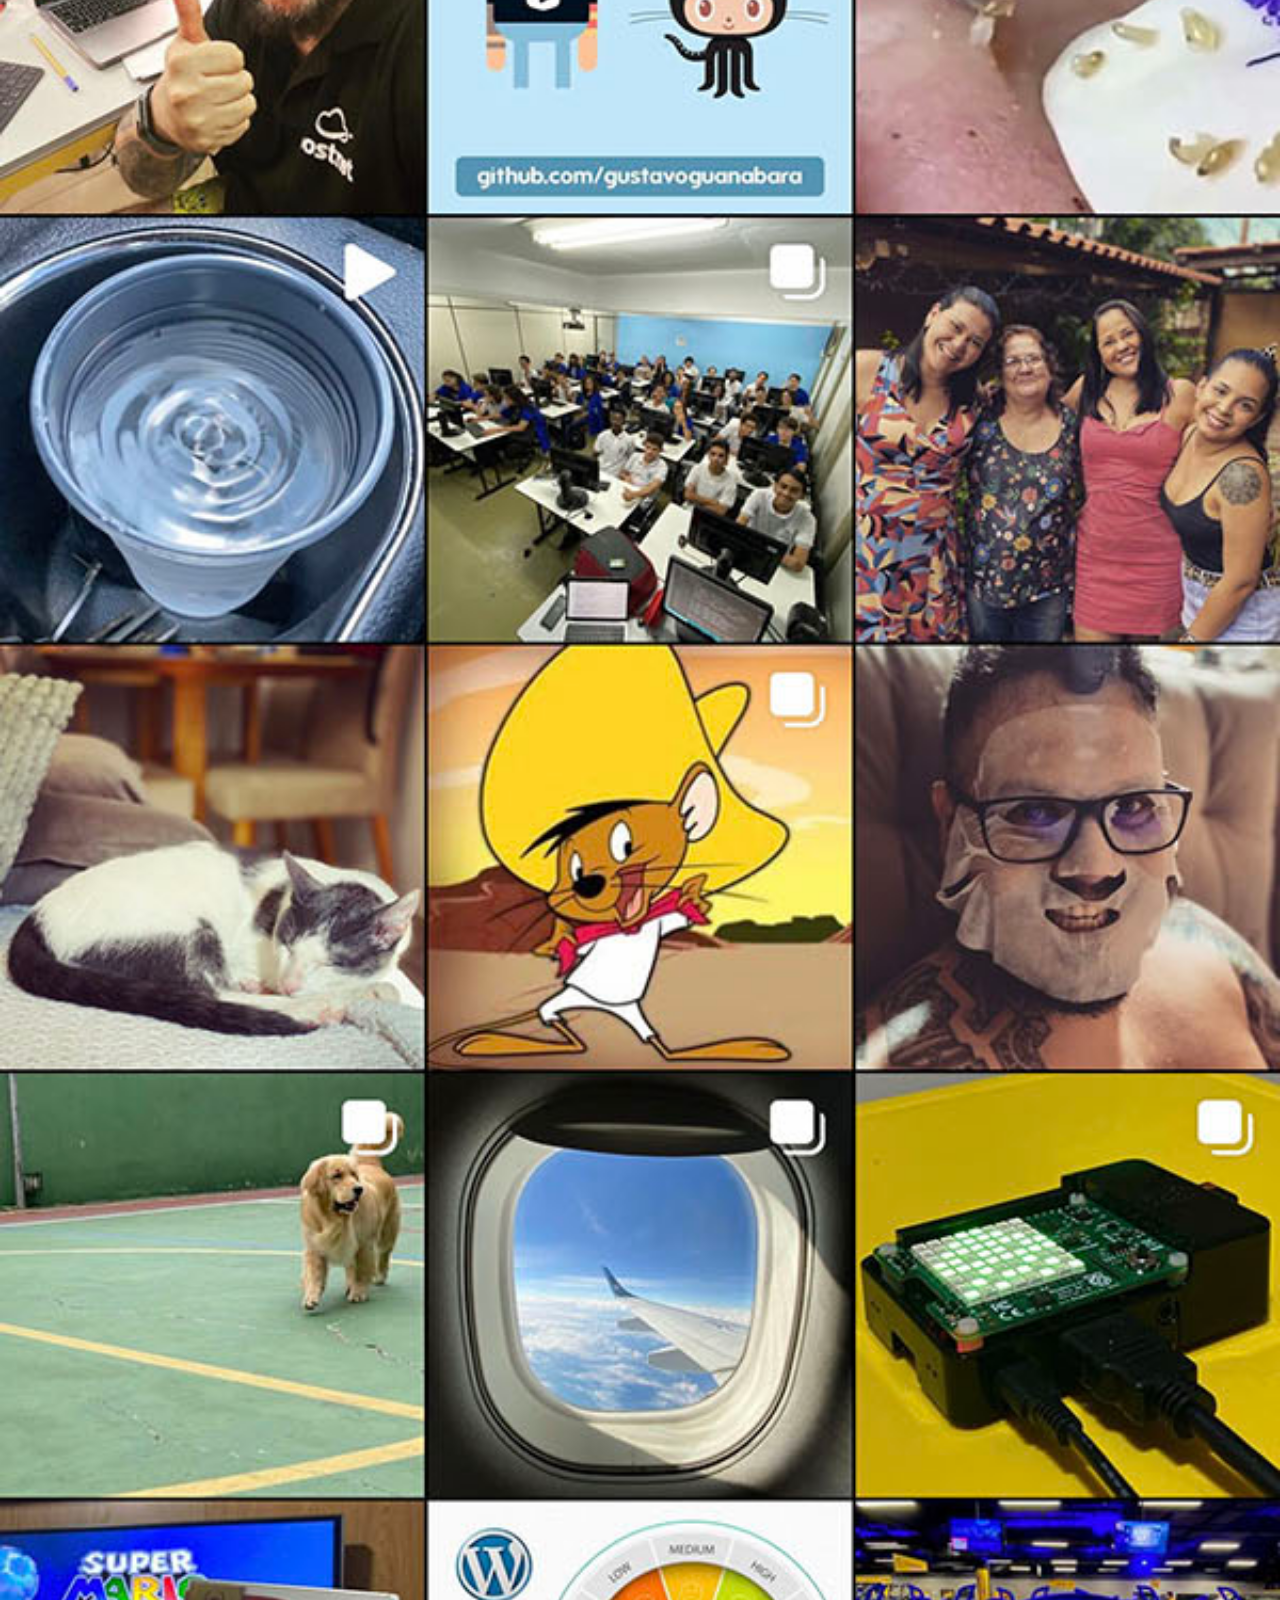
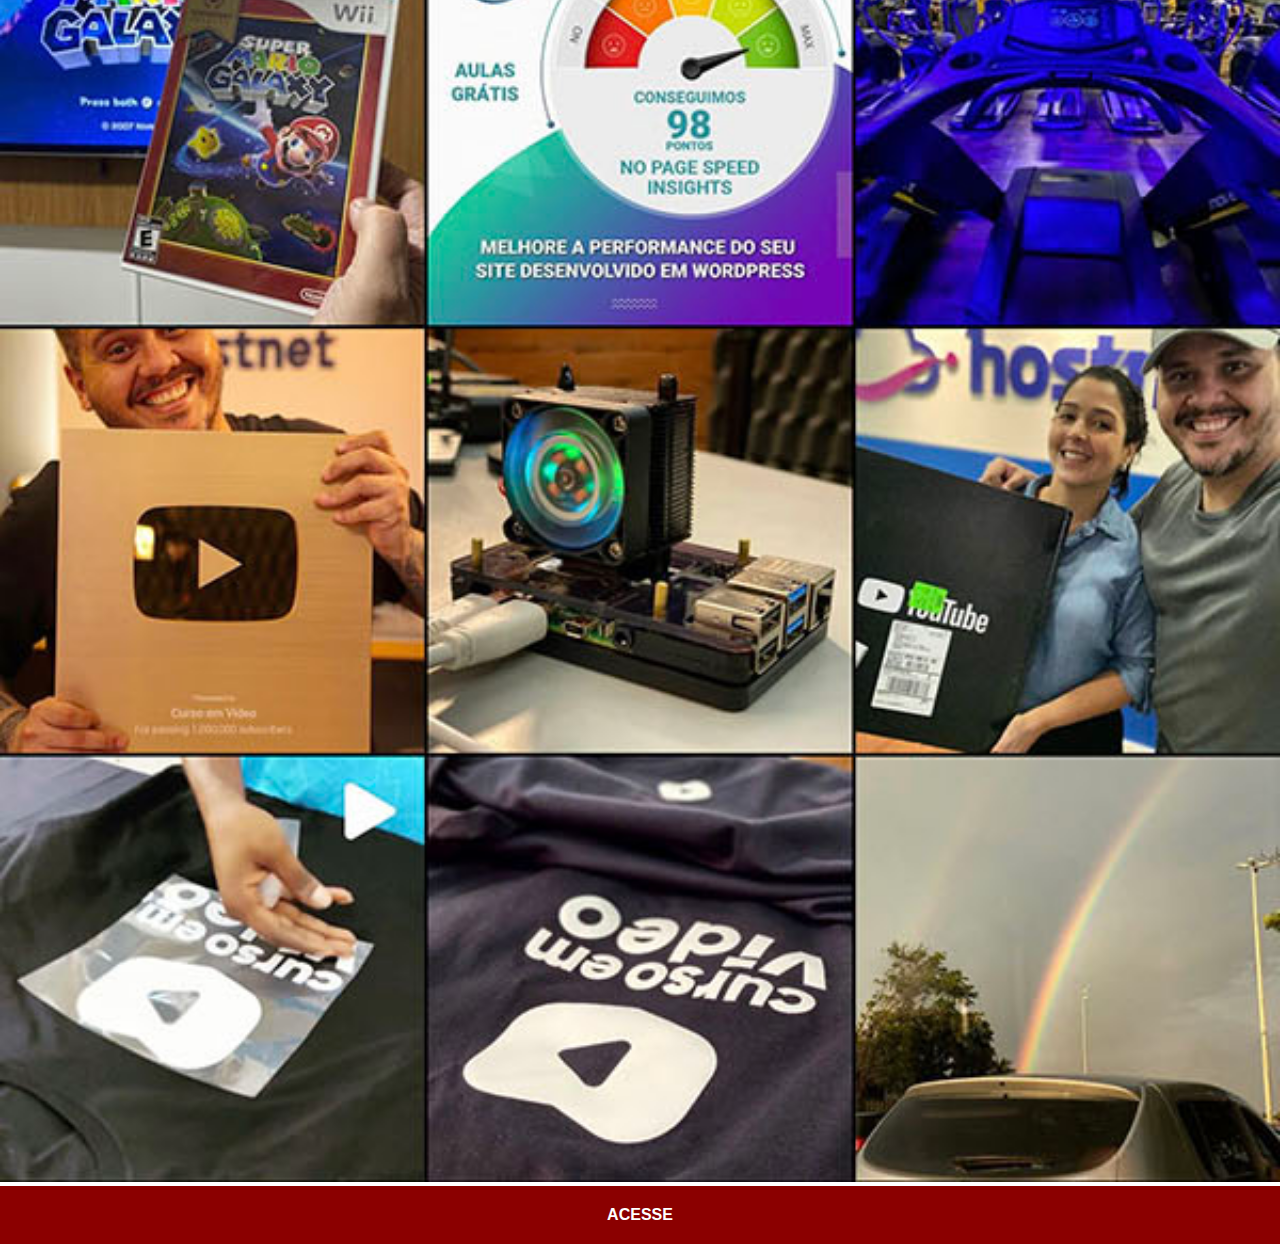
<file: instagram.html>
<!DOCTYPE html>
<html lang="pt-br">
<head>
    <meta charset="UTF-8">
    <meta http-equiv="X-UA-Compatible" content="IE=edge">
    <meta name="viewport" content="width=device-width, initial-scale=1.0">
    <title>Instagram</title>
    <link rel="stylesheet" href="estilos/style-links.css">
</head>
<body>
    <img src="imagens/tela-instagram.jpg" alt="Instagram">
    <a href="https://instagram.com/gustavoguanabara" target="_blank">ACESSE</a>
</body>
</html>
</file>
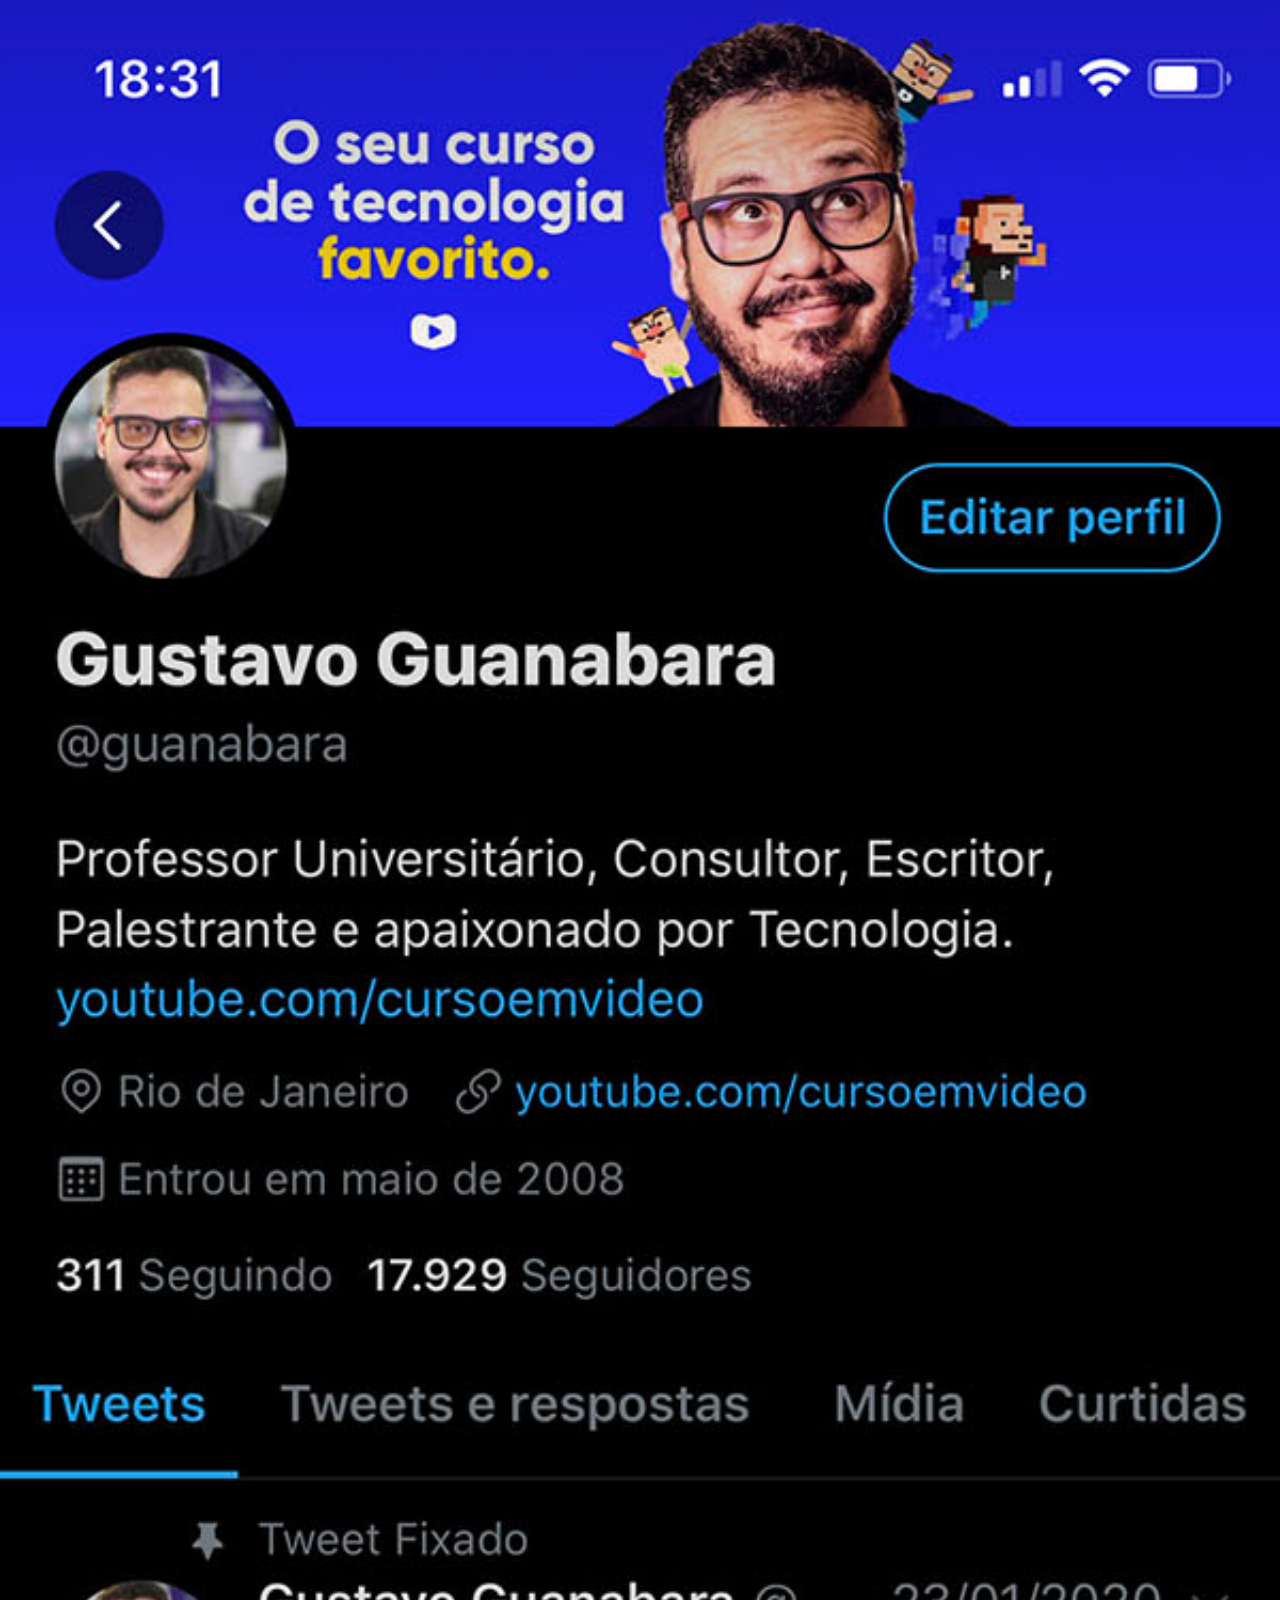
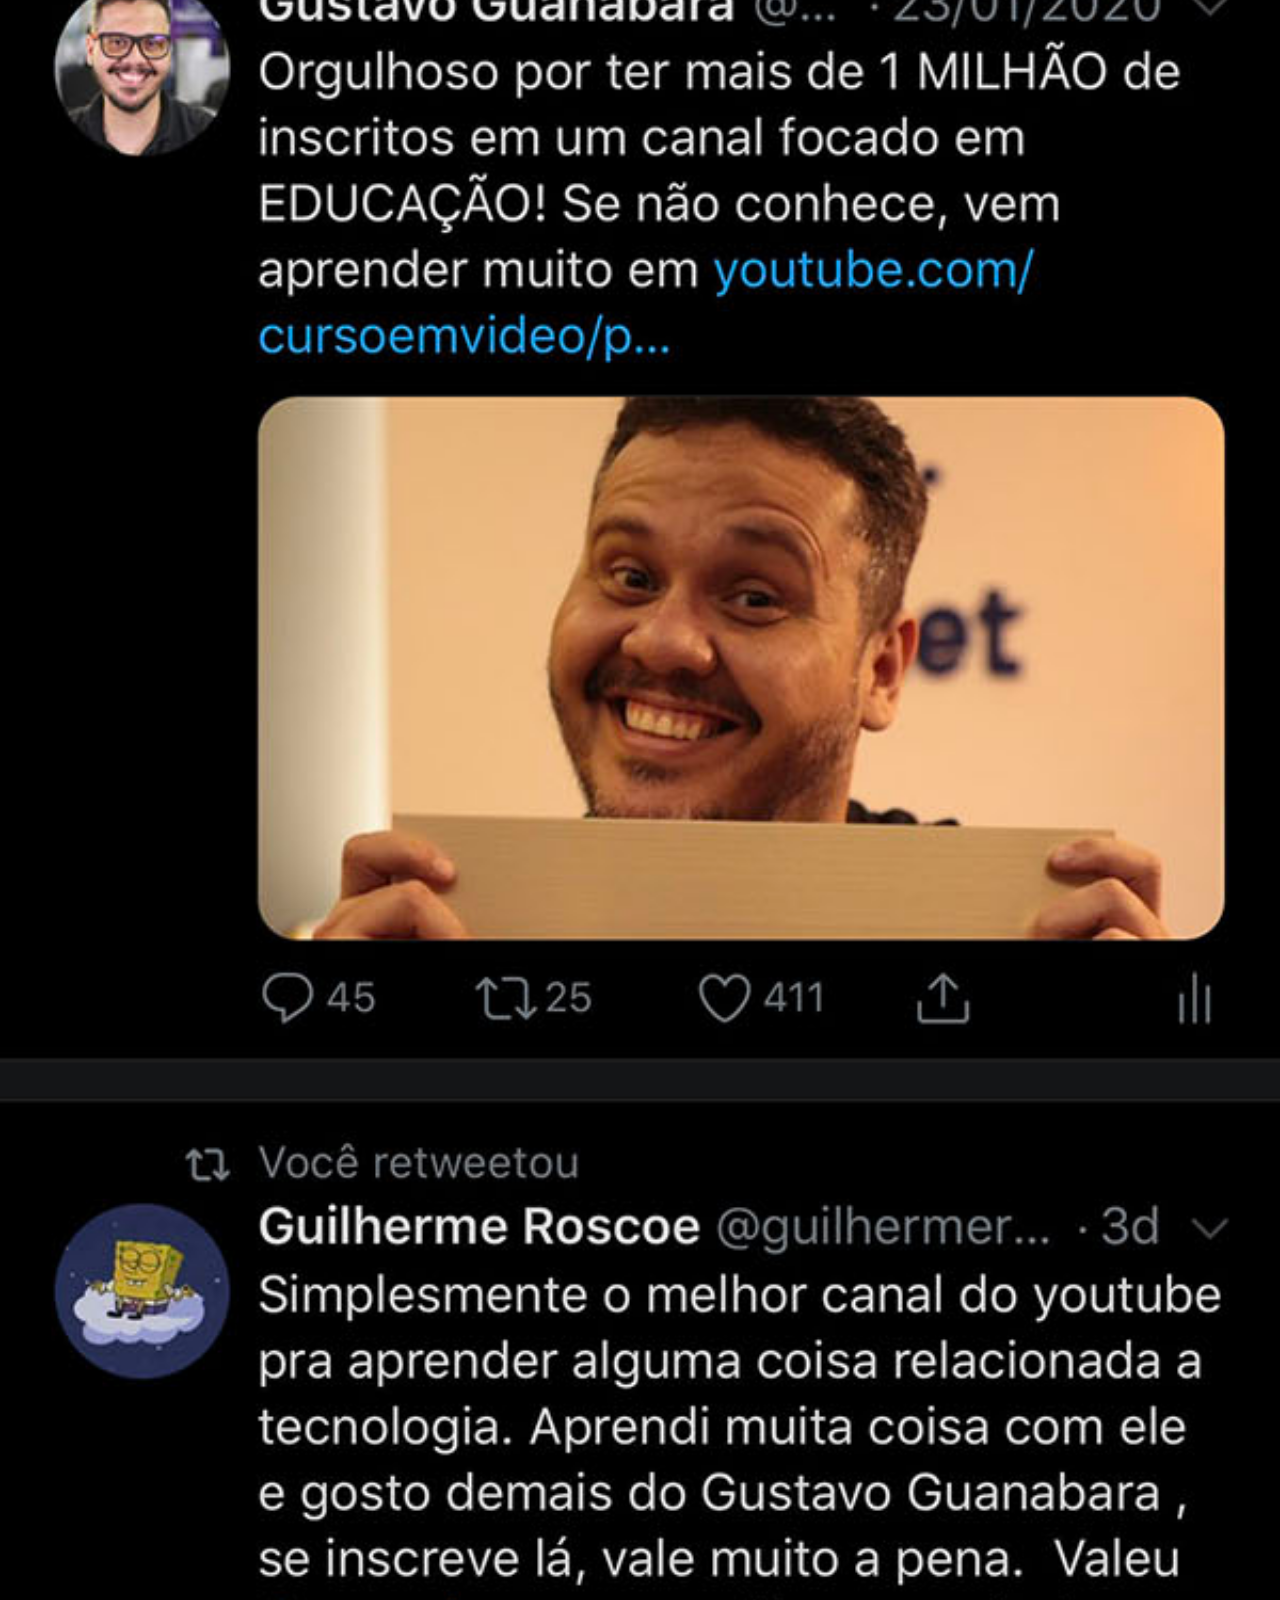
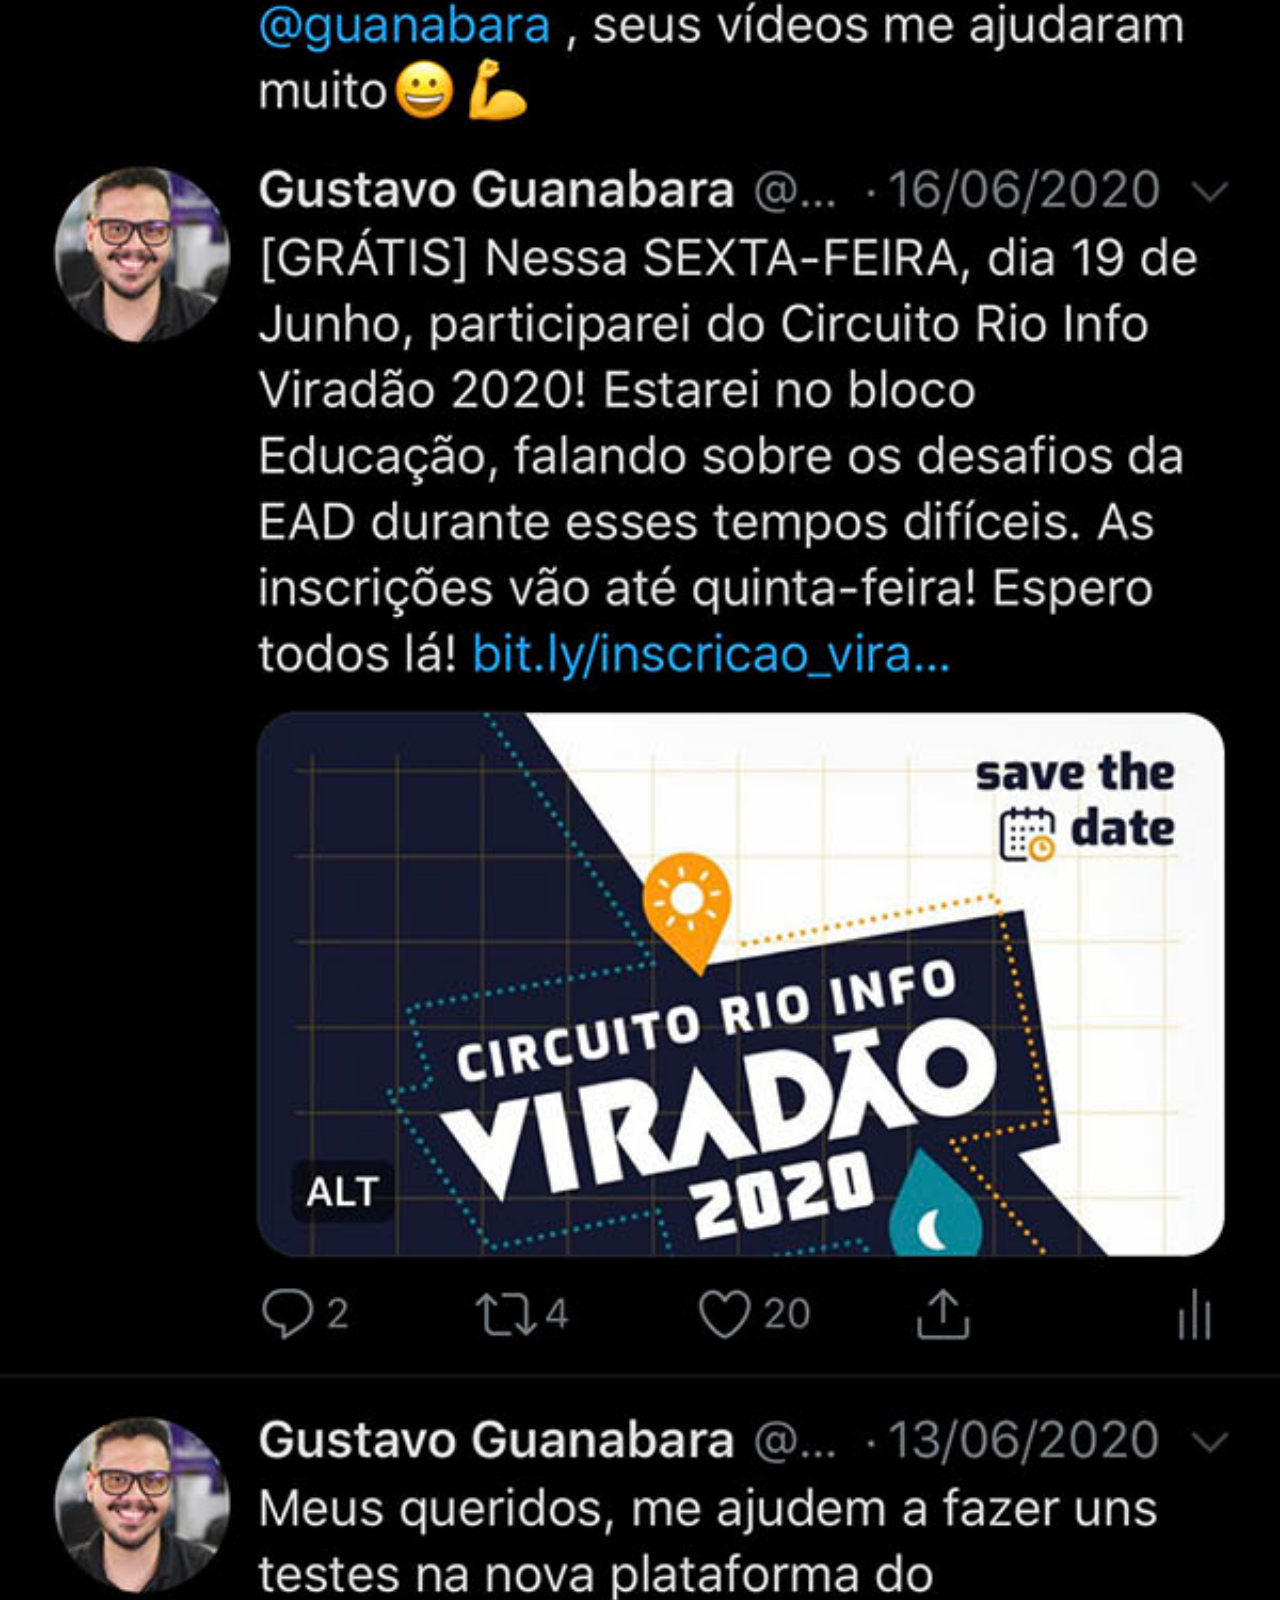
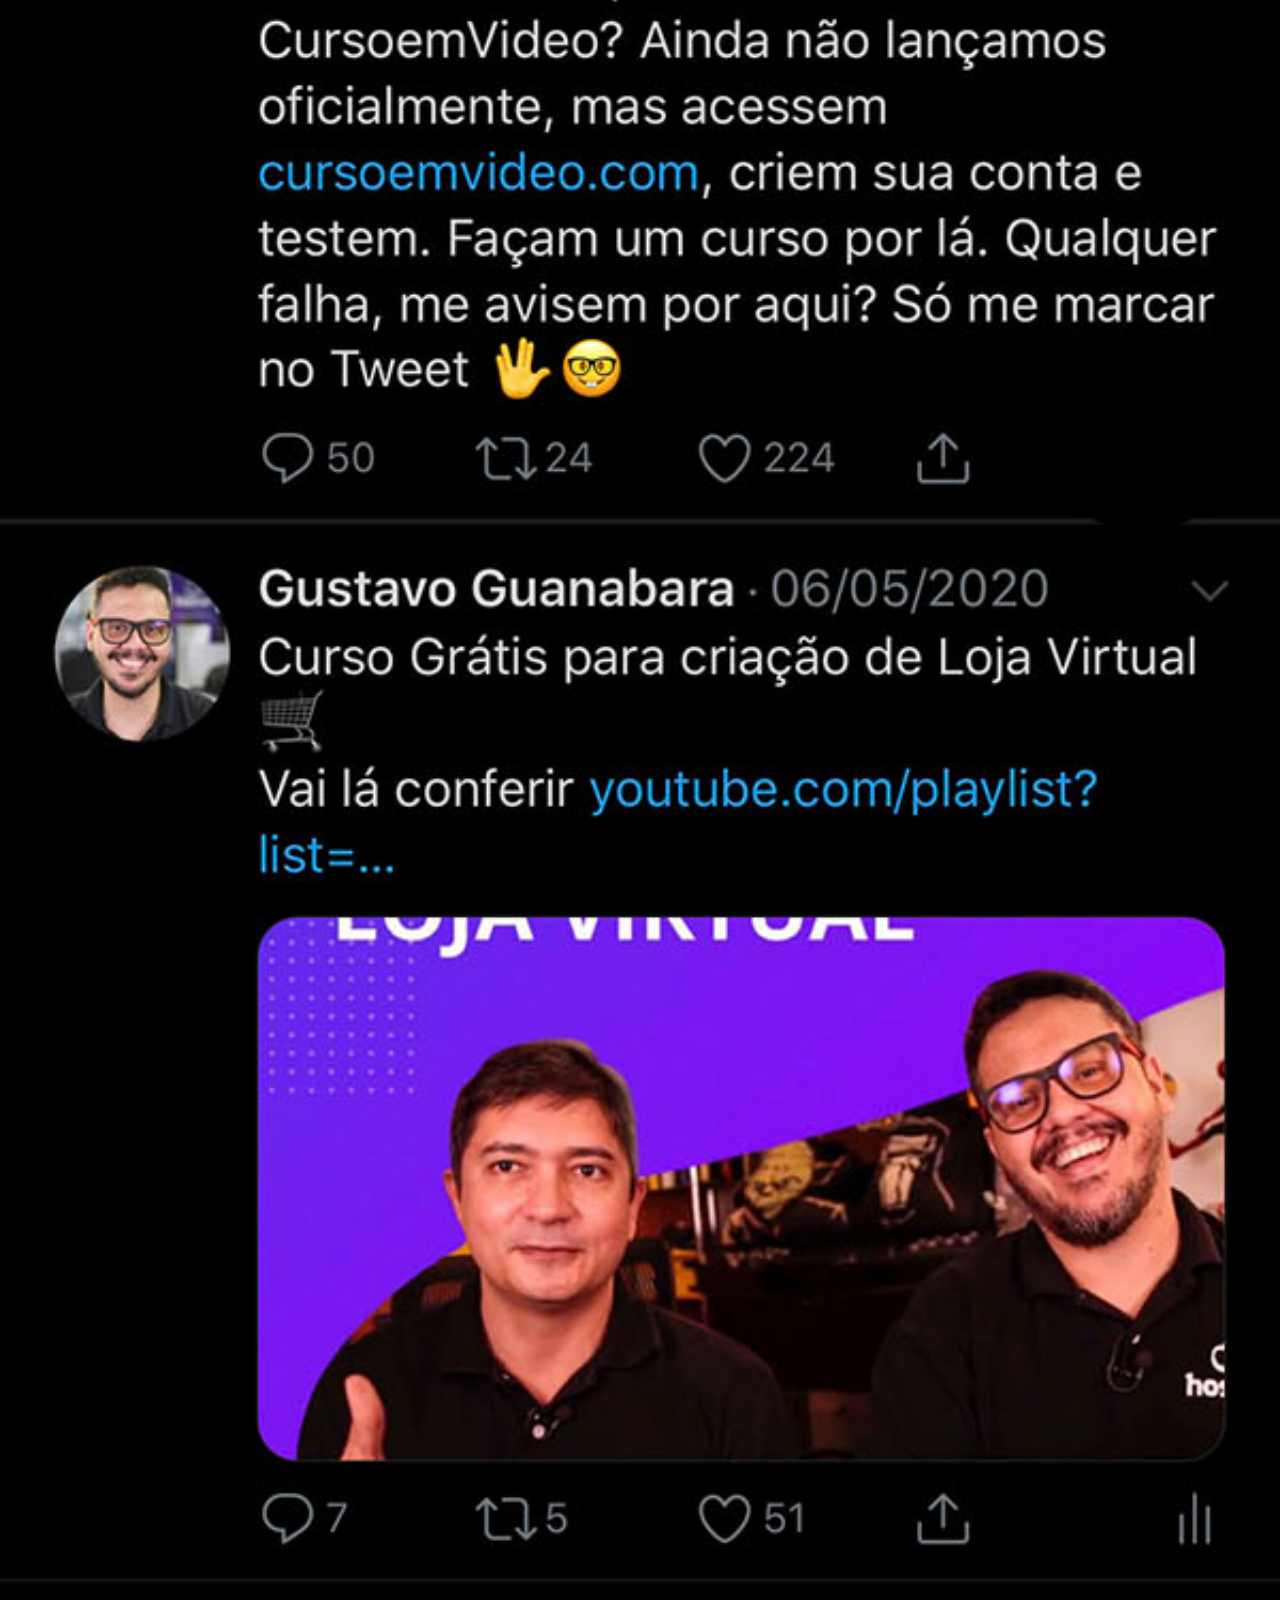
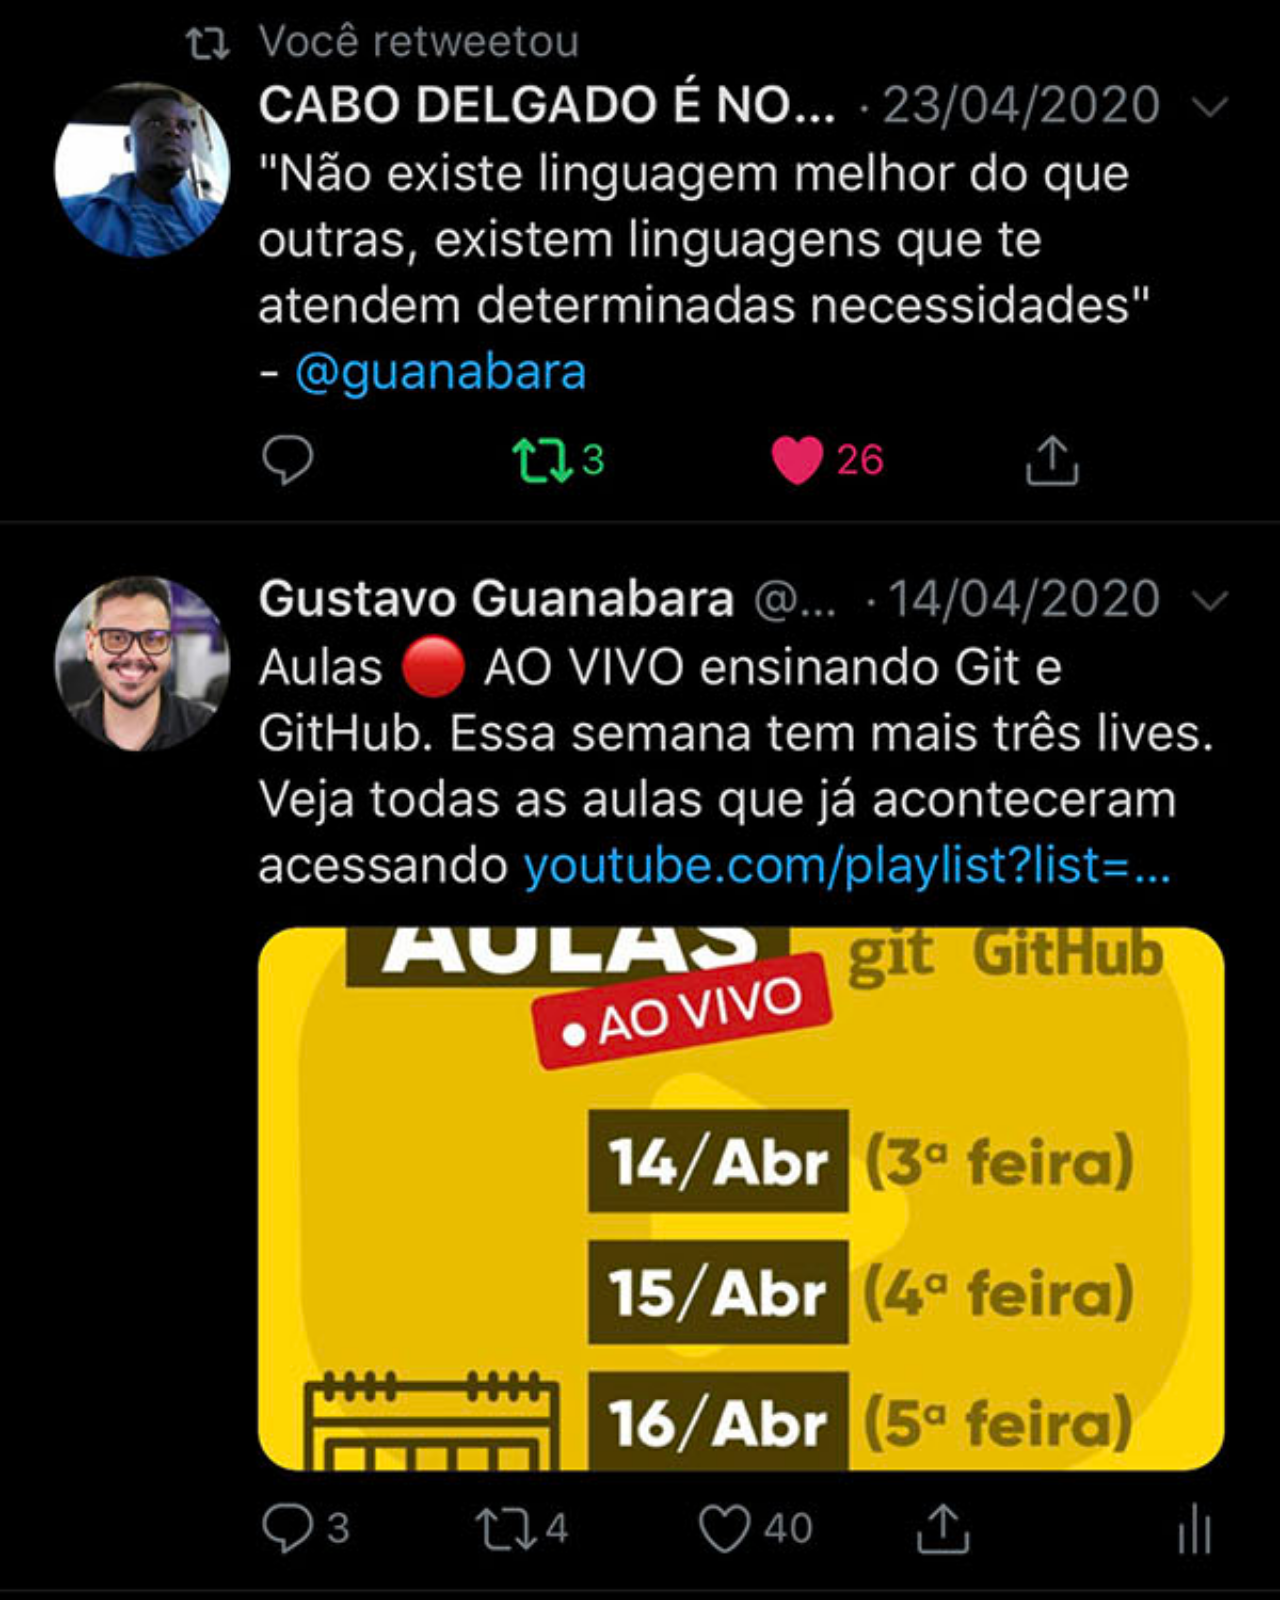
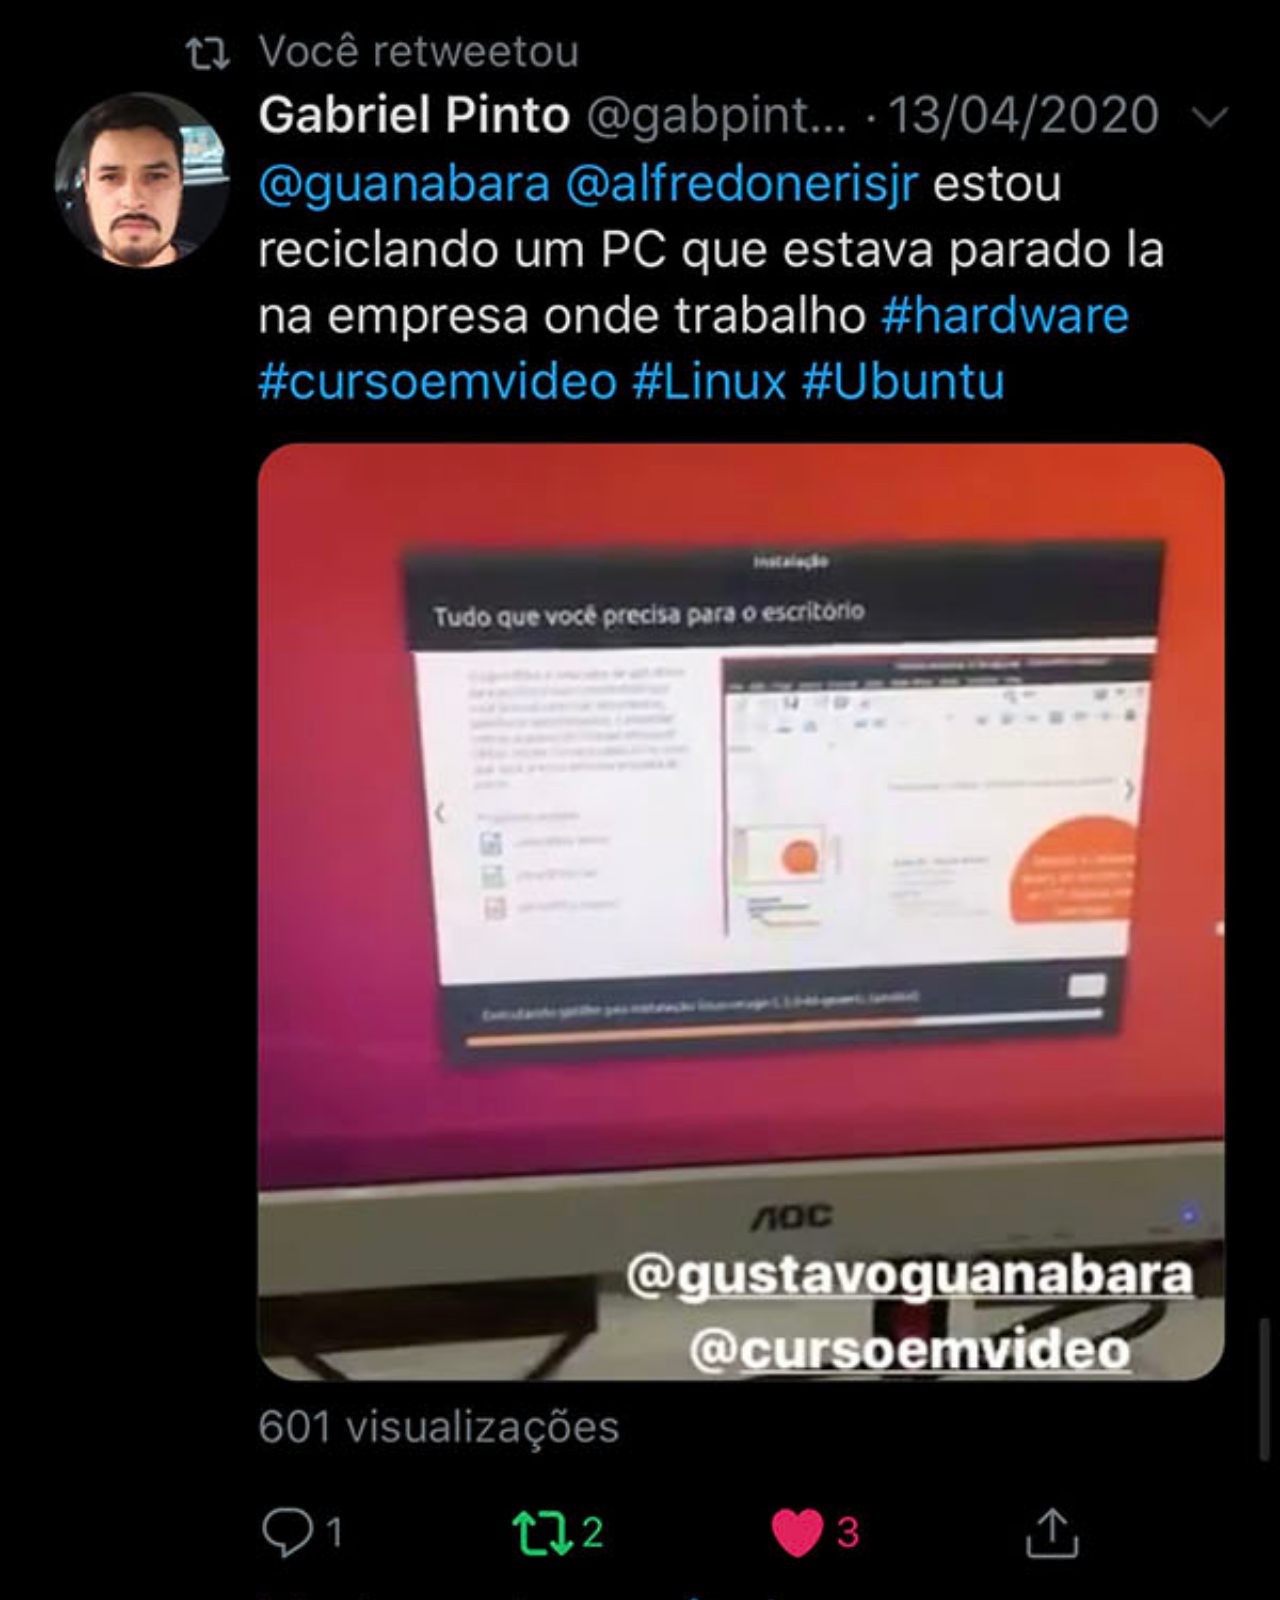
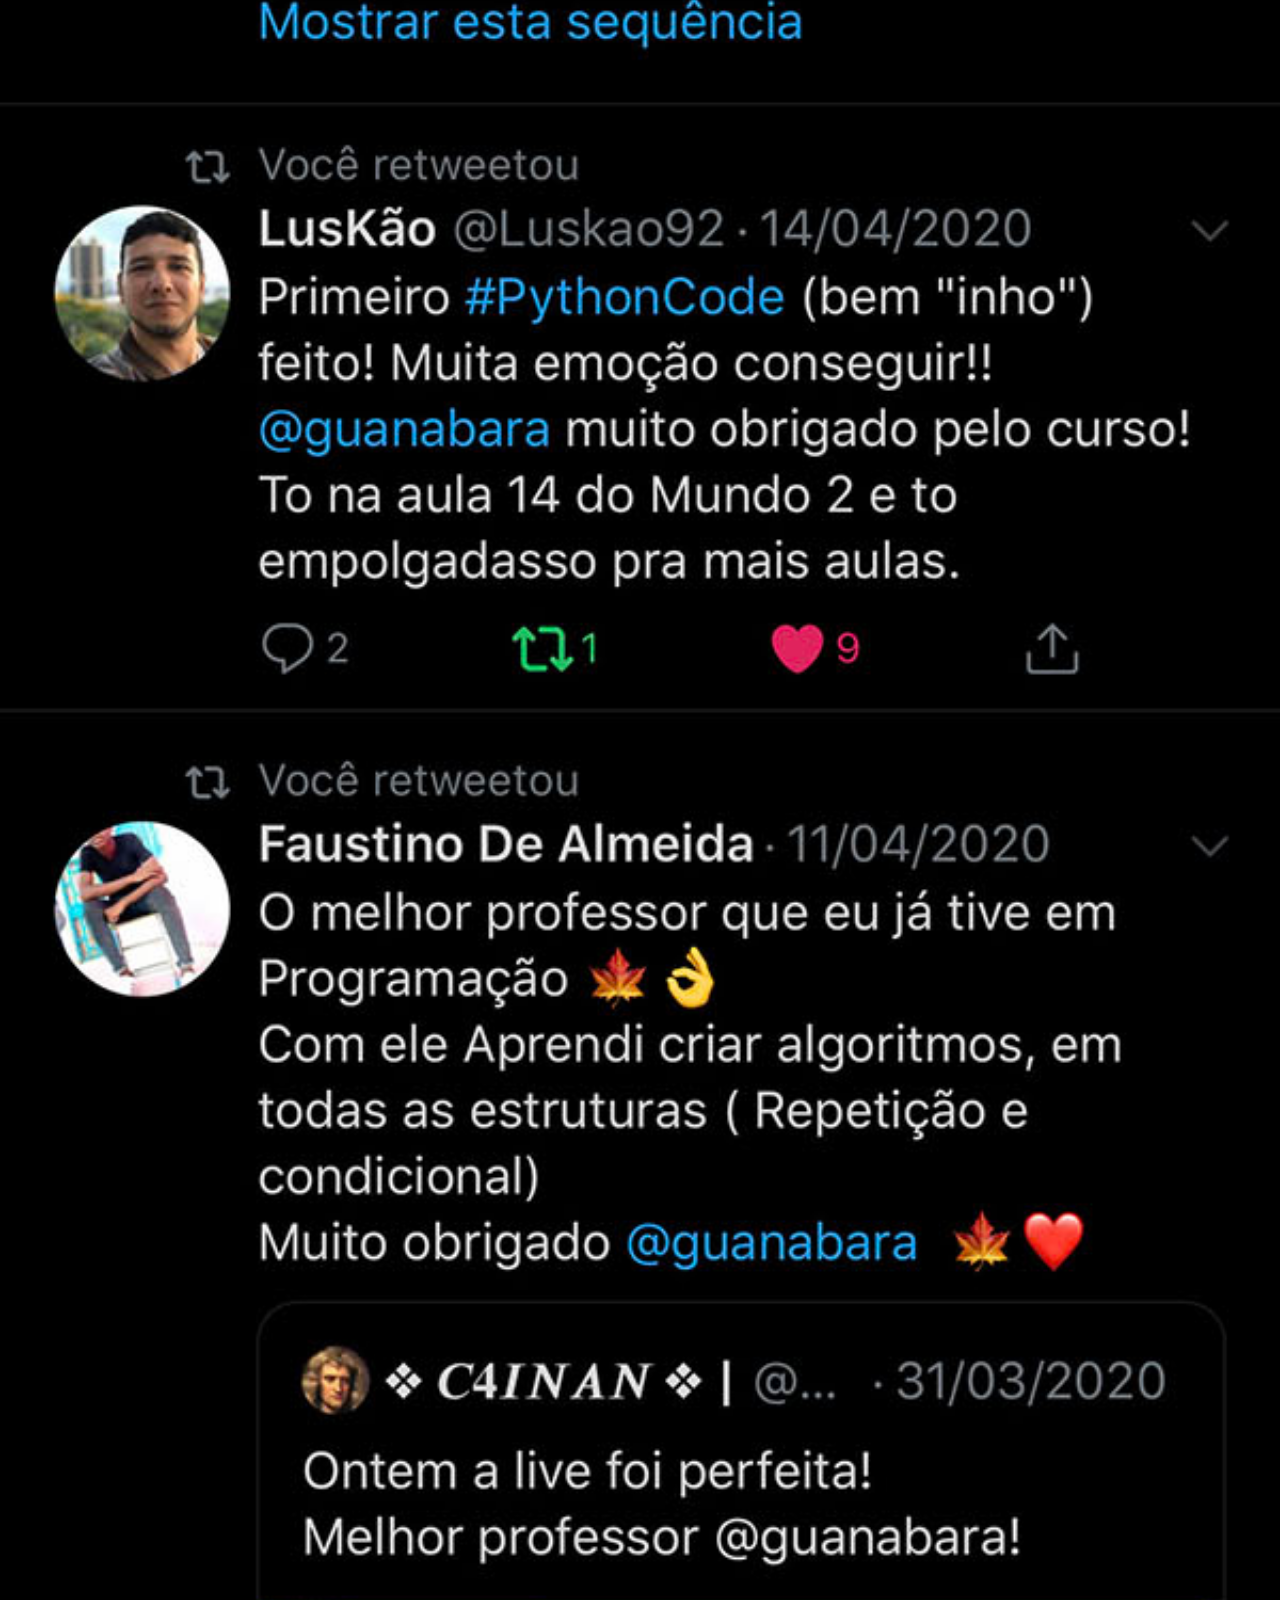
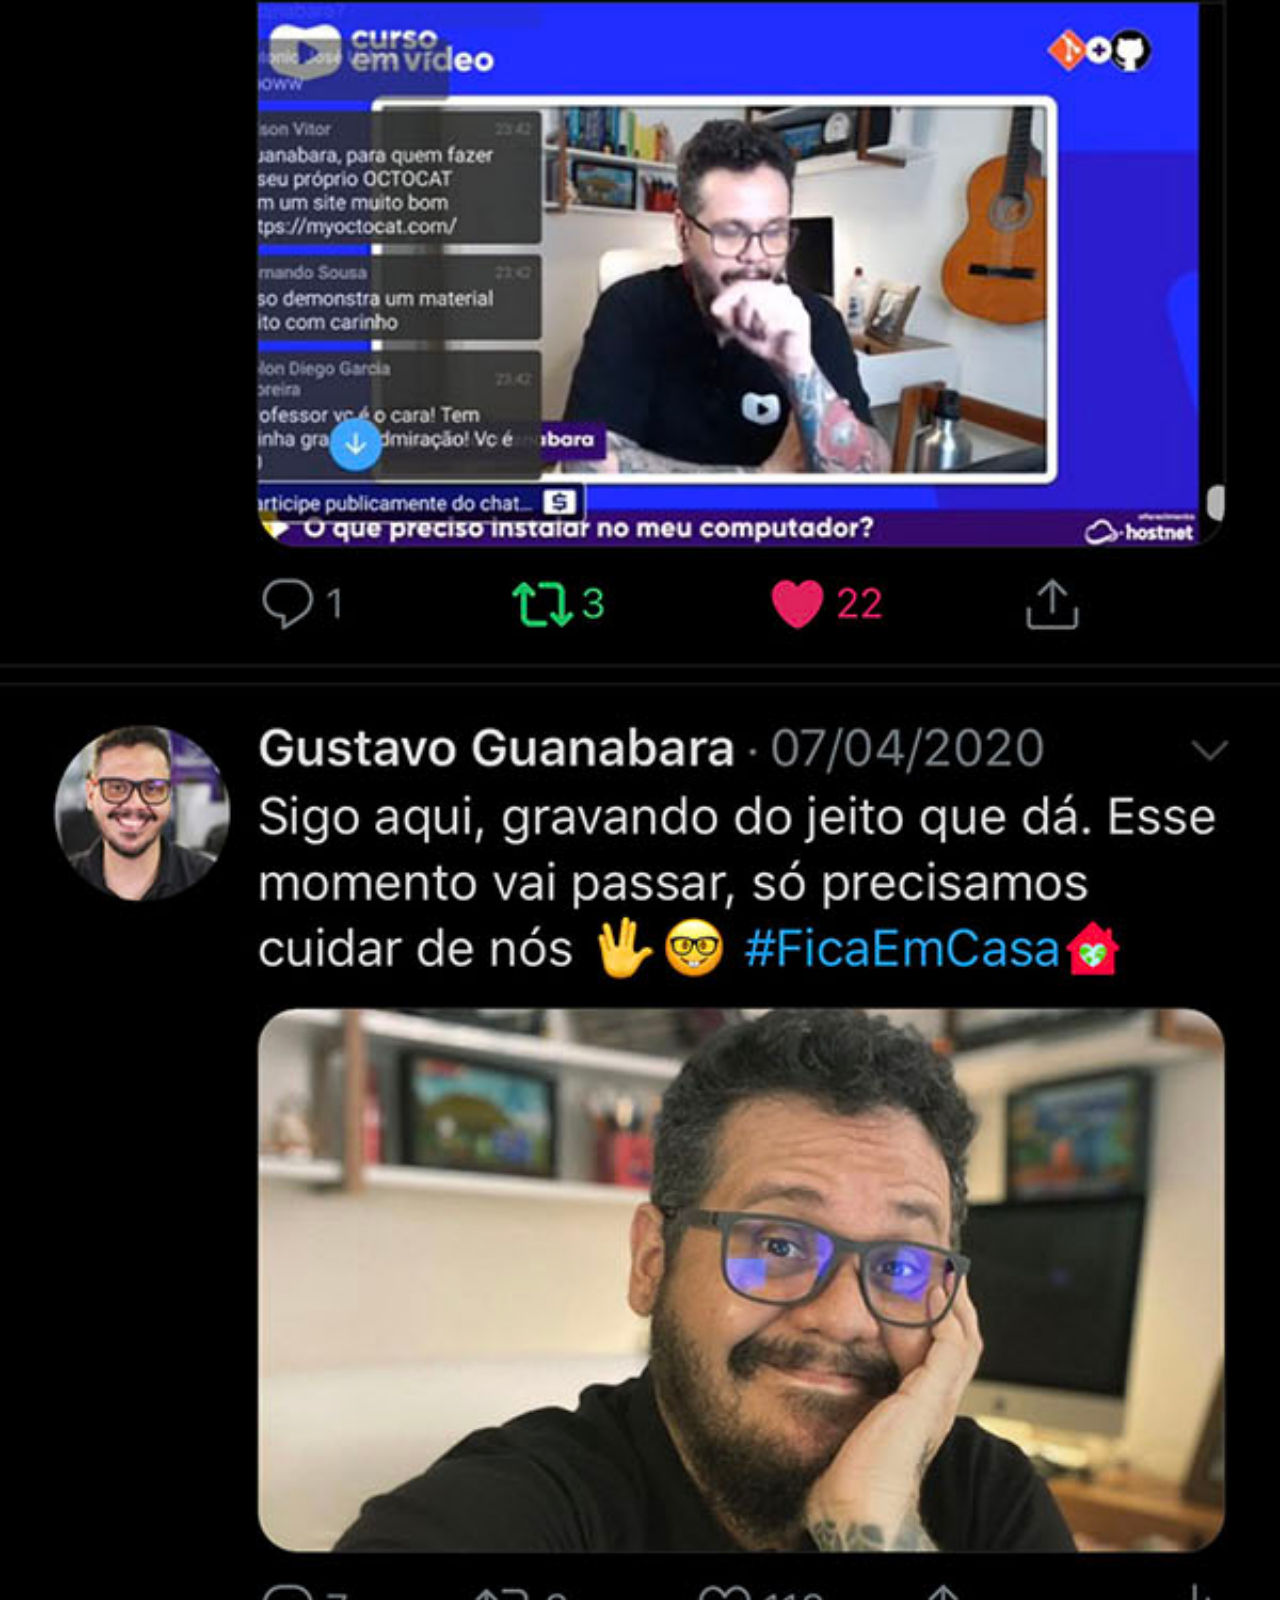
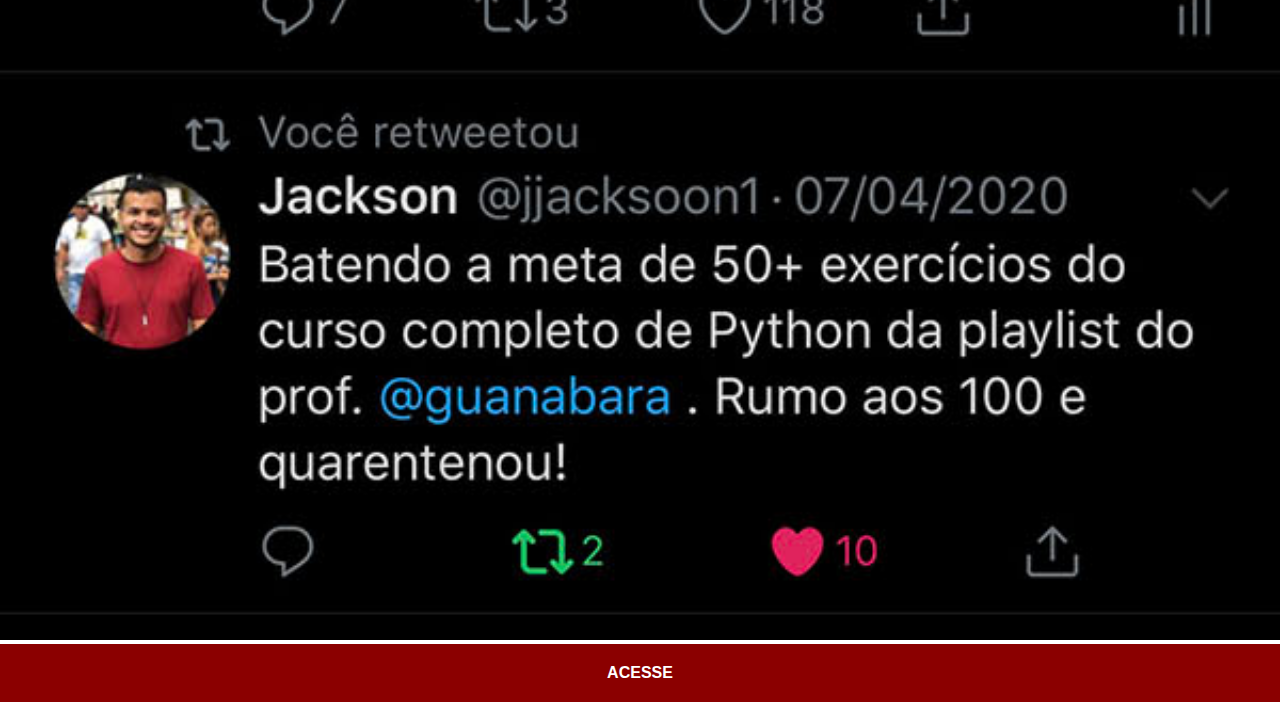
<file: twitter.html>
<!DOCTYPE html>
<html lang="pt-br">
<head>
    <meta charset="UTF-8">
    <meta http-equiv="X-UA-Compatible" content="IE=edge">
    <meta name="viewport" content="width=device-width, initial-scale=1.0">
    <title>Twitter</title>
    <link rel="stylesheet" href="estilos/style-links.css">
</head>
<body>
    <img src="imagens/tela-twitter.jpg" alt="Twitter">
    <a href="https://twitter.com/guanabara" target="_blank">ACESSE</a>
</body>
</html>
</file>
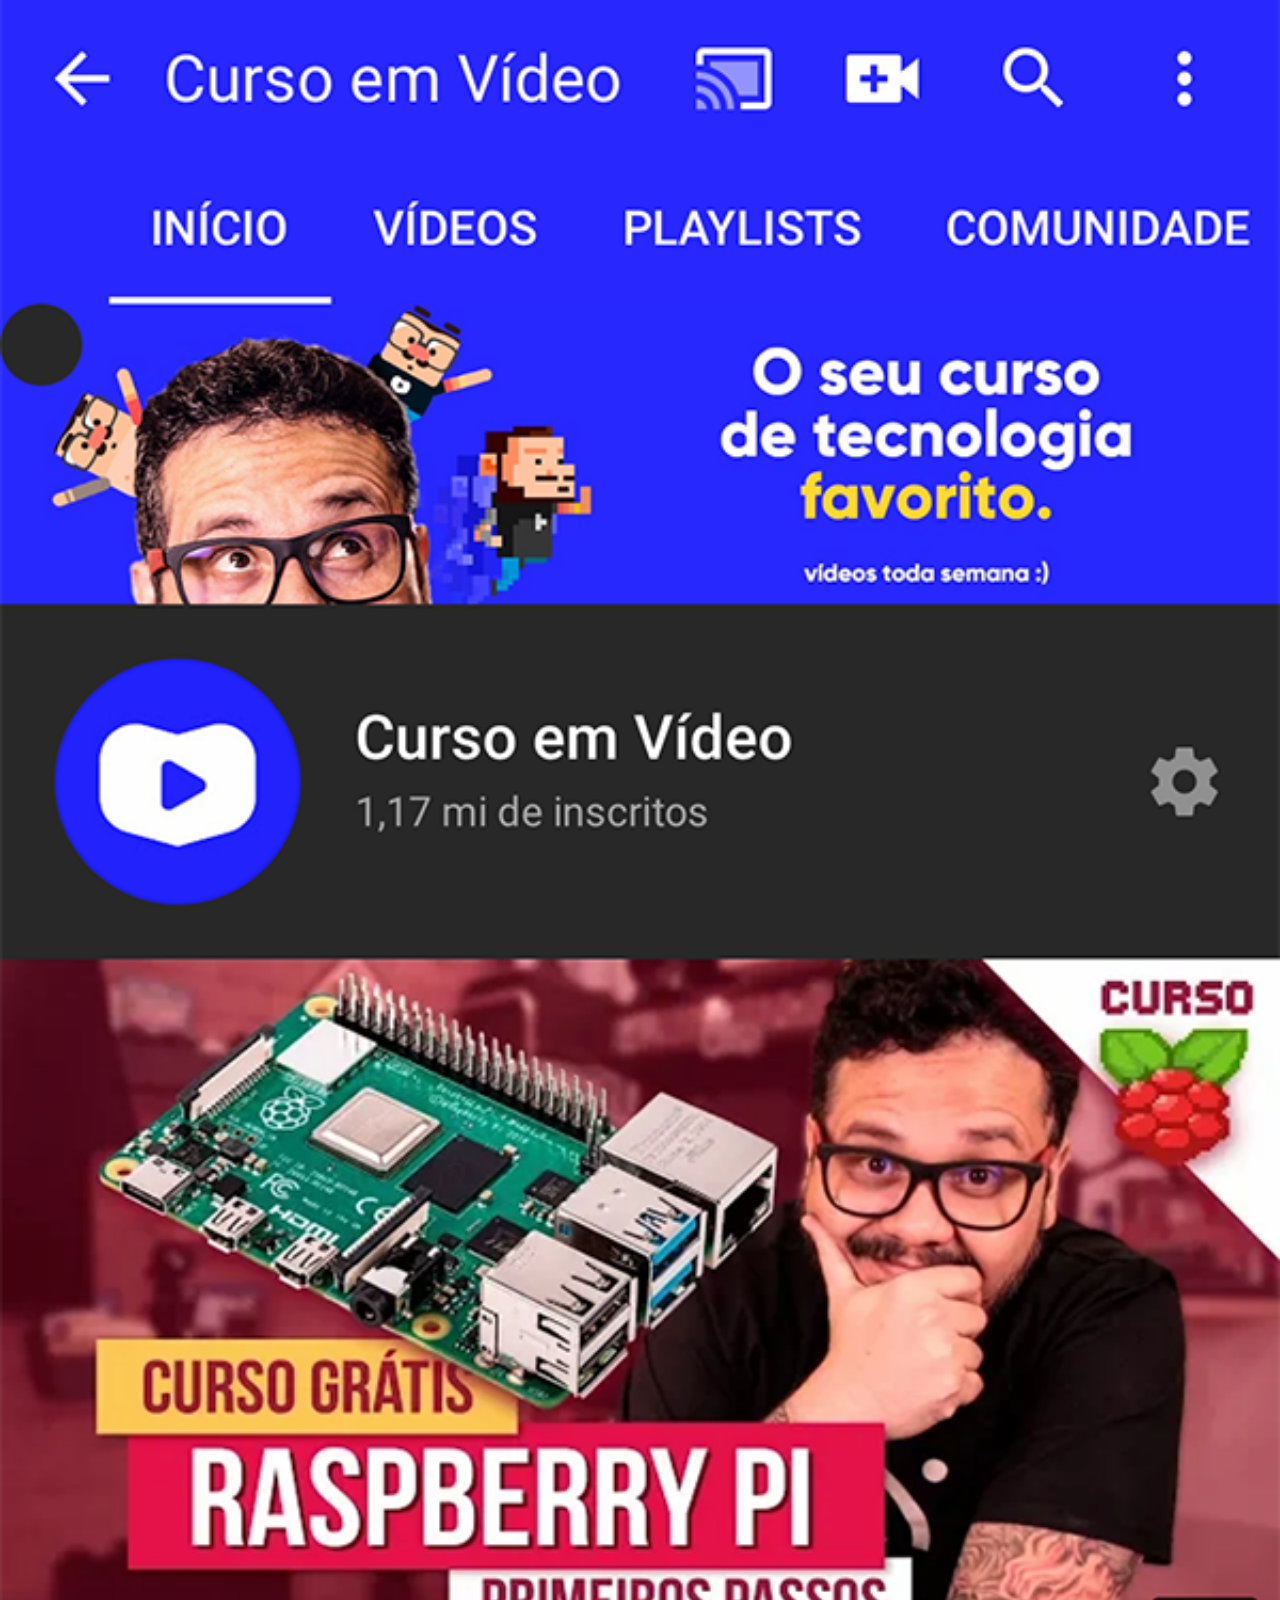
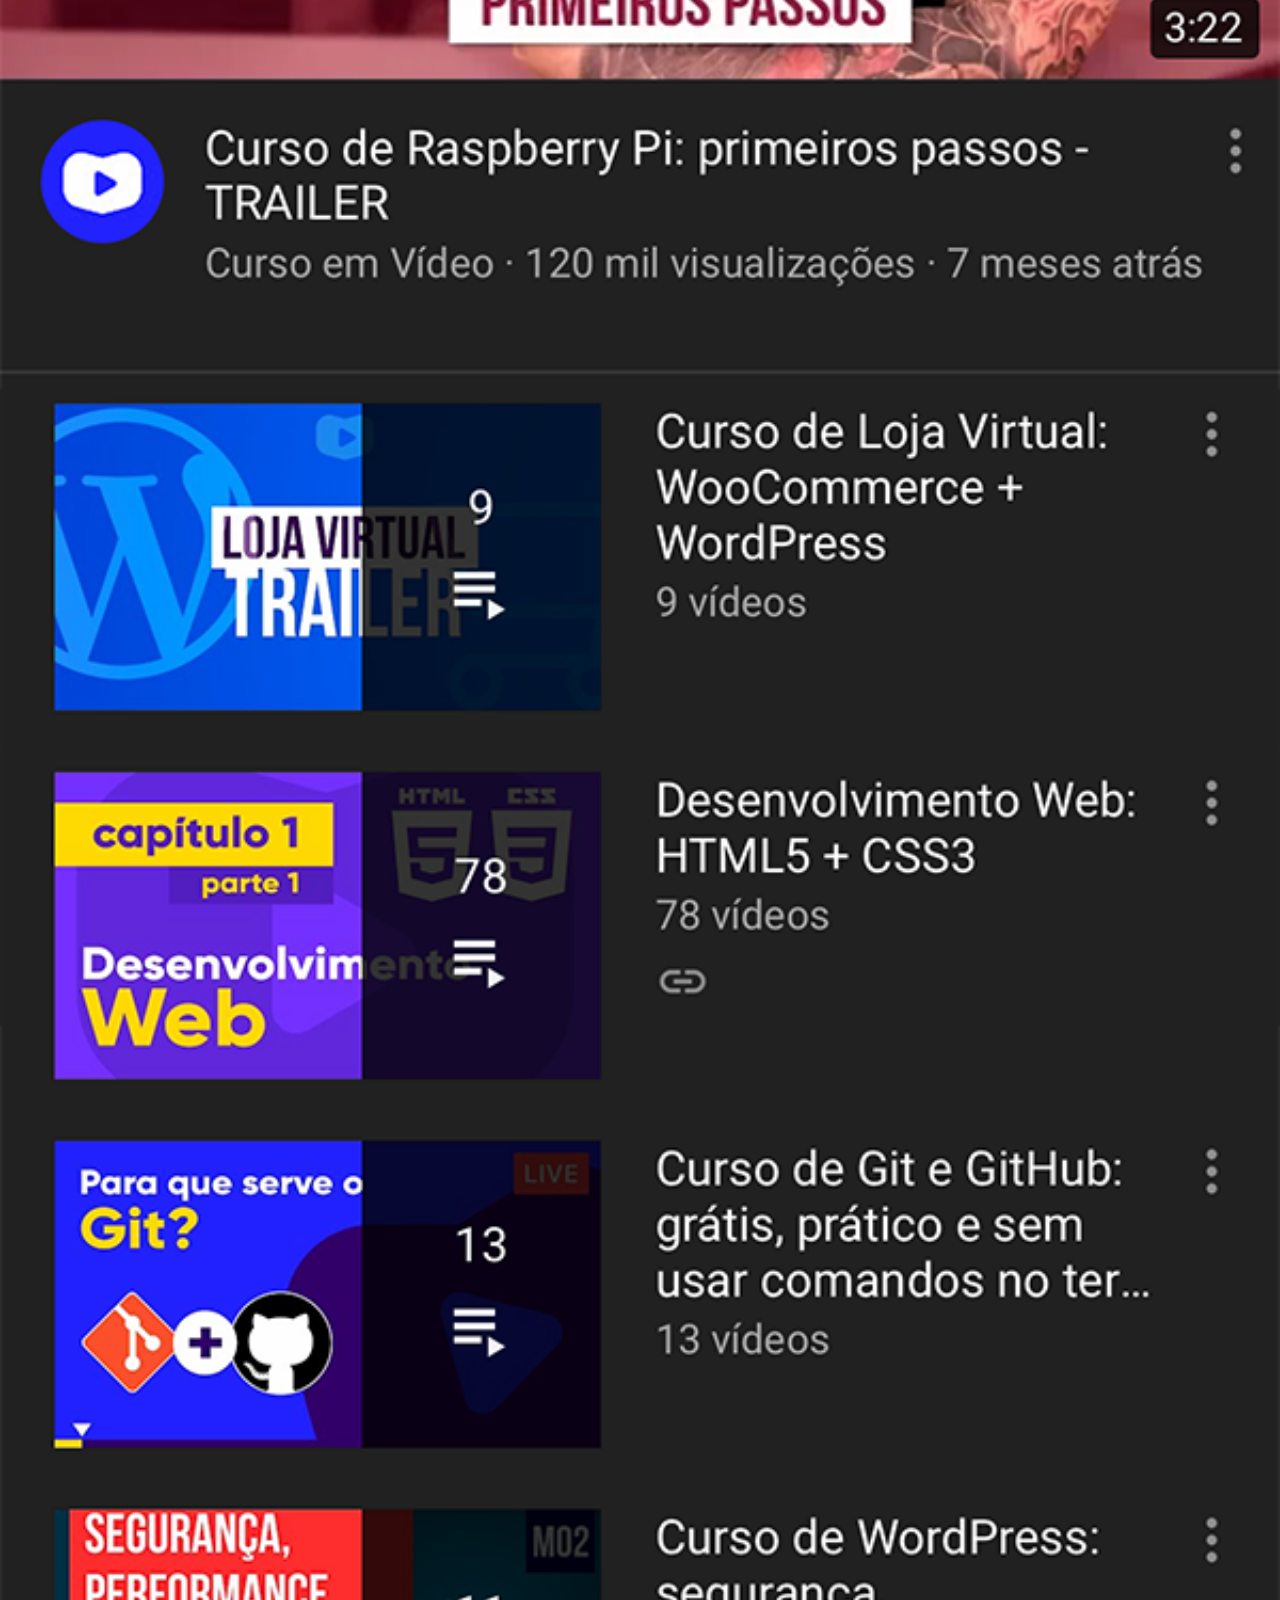
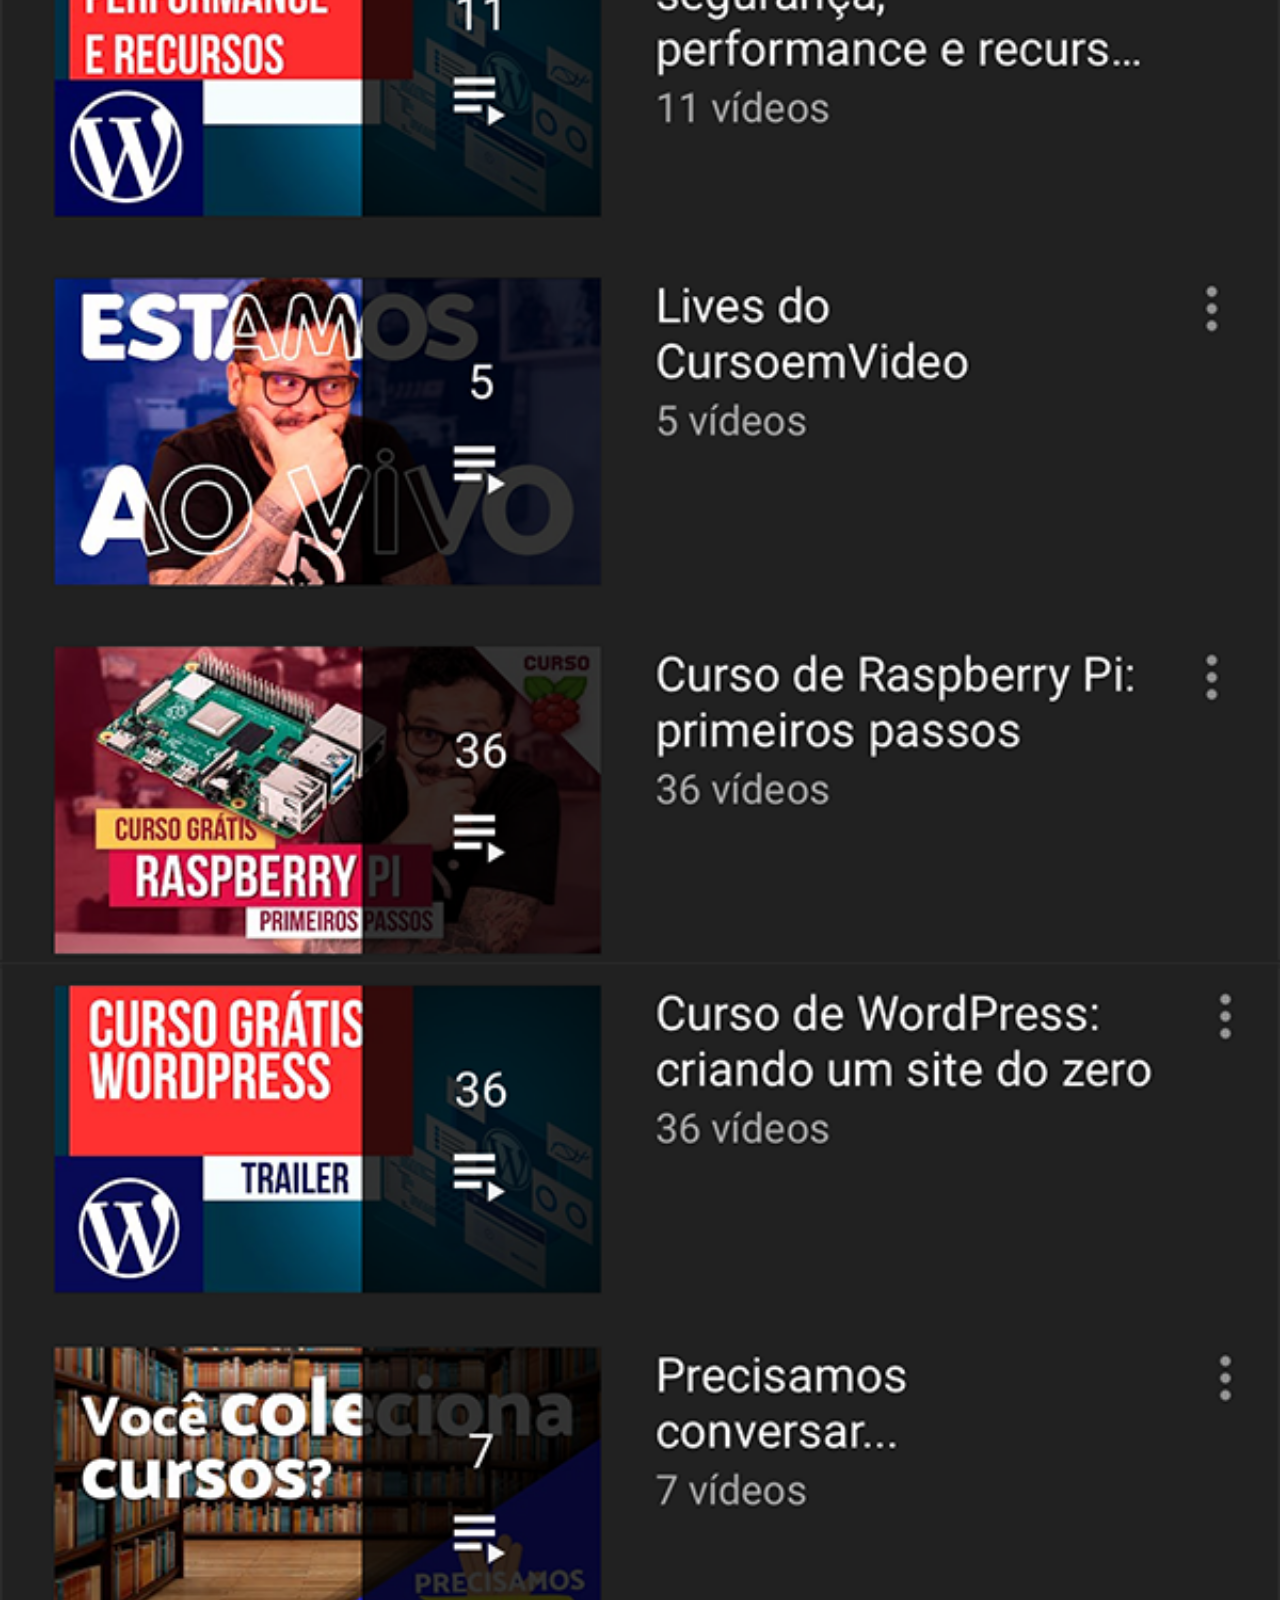
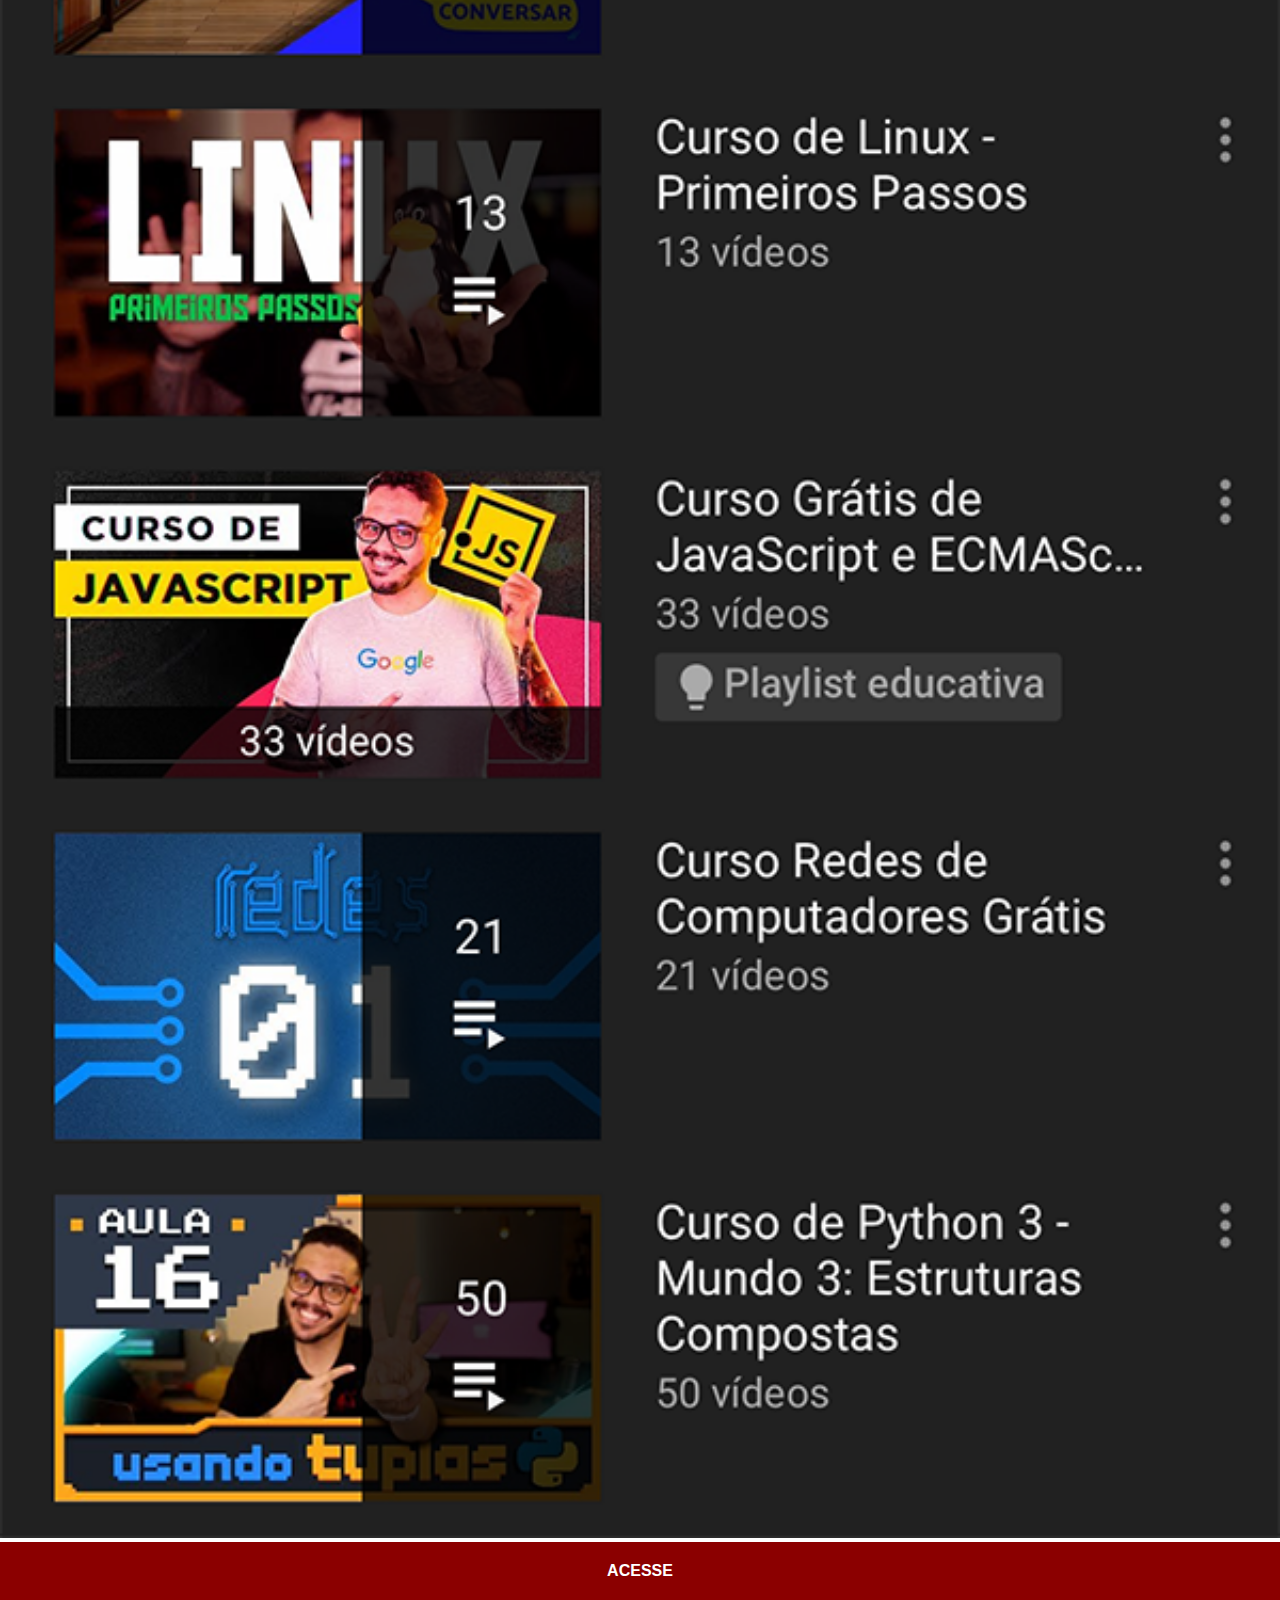
<file: youtube.html>
<!DOCTYPE html>
<html lang="pt-br">
<head>
    <meta charset="UTF-8">
    <meta http-equiv="X-UA-Compatible" content="IE=edge">
    <meta name="viewport" content="width=device-width, initial-scale=1.0">
    <title>Document</title>
    <link rel="stylesheet" href="estilos/style-links.css">
    </style>
</head>
<body>
    <img src="imagens/tela-youtube.png" alt="Youtube">
    <a href="https://www.youtube.com/c/CursoemV%C3%ADdeo/playlists" target="_blank">ACESSE</a>
</body>
</html>
</file>
<file: estilos/style.css>
@charset "UTF-8";

*{
    margin: 0px;
    padding:0px;
    font-family: Arial, Helvetica, sans-serif;
}
html, body{
    height: 100vh;
    width: 100vw;
    background-color: black;
}
body{
    background: url('../imagens/fundo-madeira.jpg') no-repeat top center;
    background-size: cover;
    background-attachment: fixed;
}
main{
    position: relative;
    height: 100vh;
}

section#telefone{
    position: absolute;
    top: 50%;
    left: 50%;
    transform: translate(-50%, -50%);

    height: 627px;
    width: 311px;
    background-image: url('../imagens/frame-iphone.png');
    background-repeat: no-repeat;   
}
iframe#tela{
    position: relative;
    top: 80px;
    left: 23px;
    width: 266px;
    height: 471px;
}
section#redes-sociais {
    text-align: right;
}
section#redes-sociais img{
    width: 50px;
    border-radius: 50%;
    margin: 10px;
    box-shadow: 2px 2px 5px rgba(0, 0, 0, 0.39);
    box-sizing: border-box;
    
}
section#redes-sociais img:hover{
    border: 2px solid rgba(255, 255, 255, 0.623);
    transform: translate(-3px, -3px);
    box-shadow: 5px 5px 10px black;
    transition: transform .3s,border 1s;
    
}
</file>
<file: estilos/style-links.css>
@charset "UTF-8";

*{
    margin: 0px;
    padding: 0px;
    font-family: Arial, Helvetica, sans-serif;
}
::-webkit-scrollbar{
    width: 0px;
    height: 0px;
}
img{
    width: 100vw;
}
a{
    display: block;
    color: white;
    text-decoration: none;
    background-color: darkred;
    padding: 20px;
    text-align: center;
    font-weight: bolder;
}
</file>
